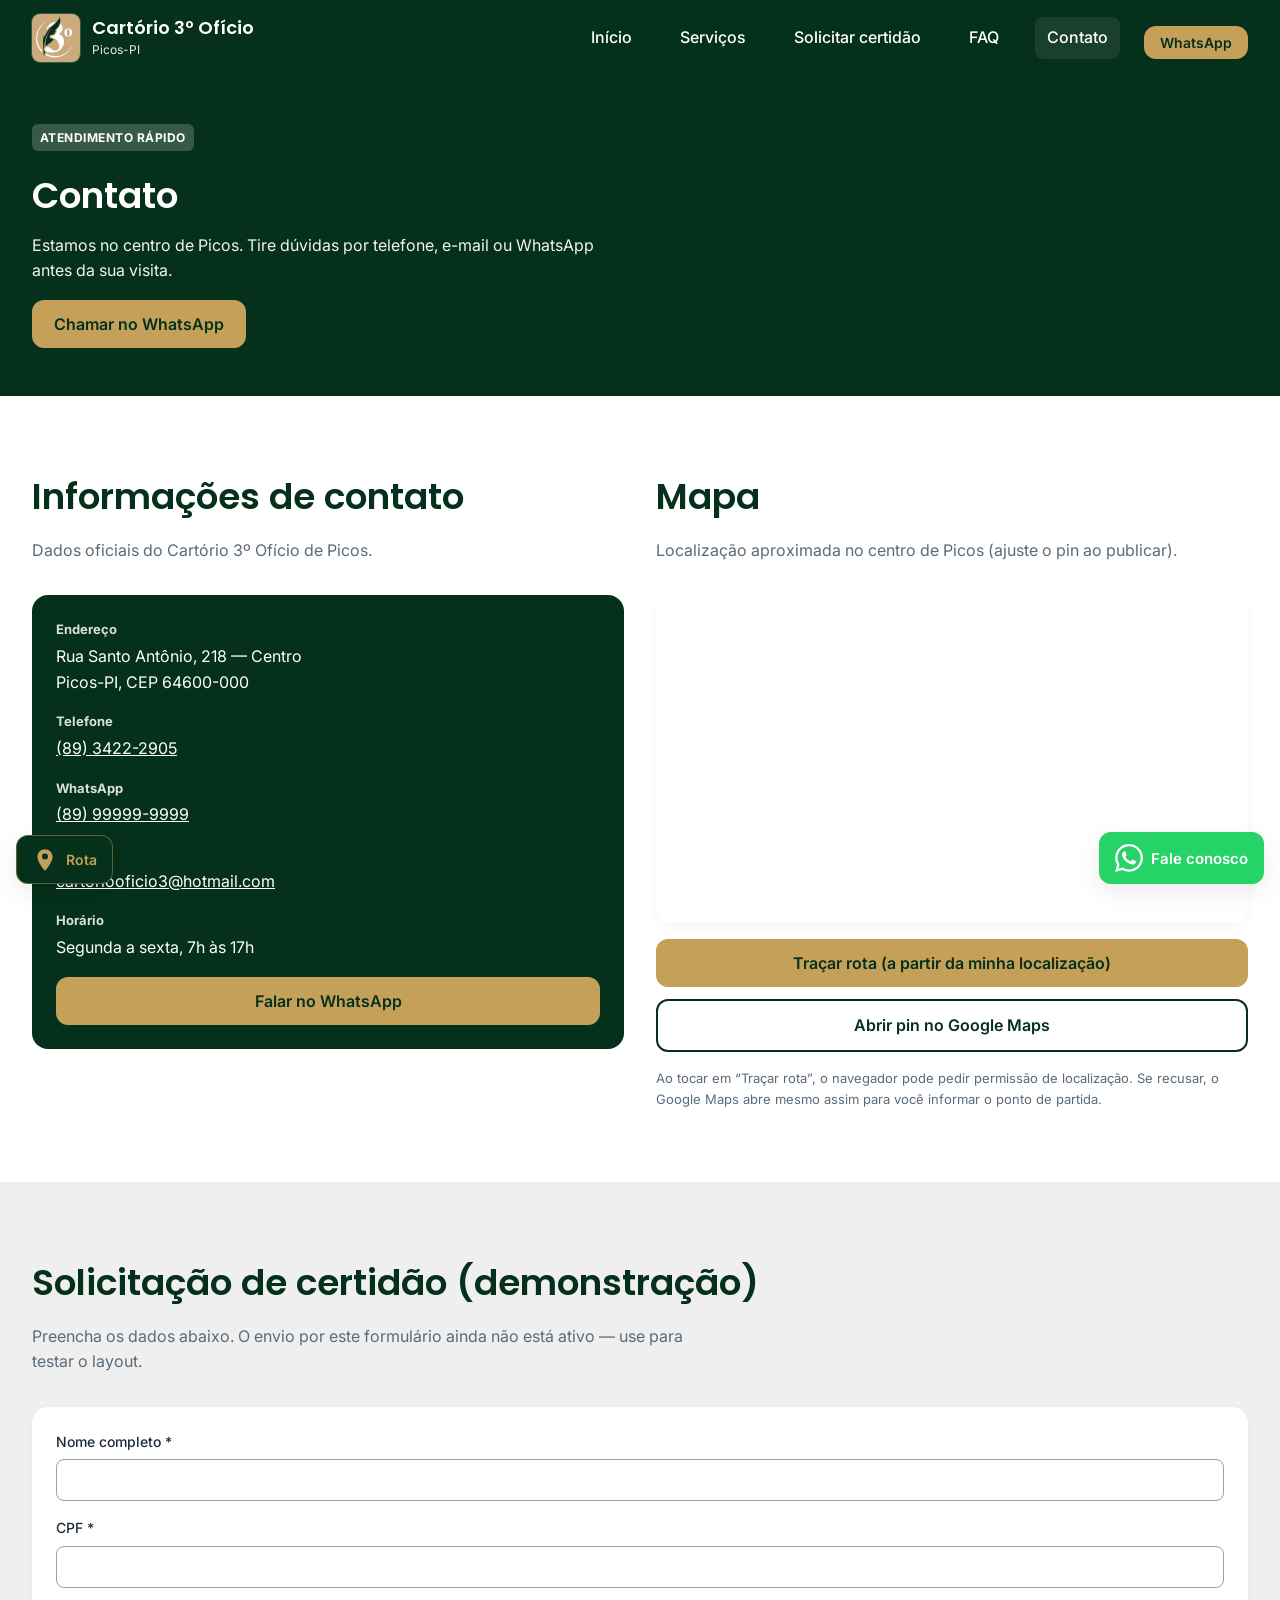
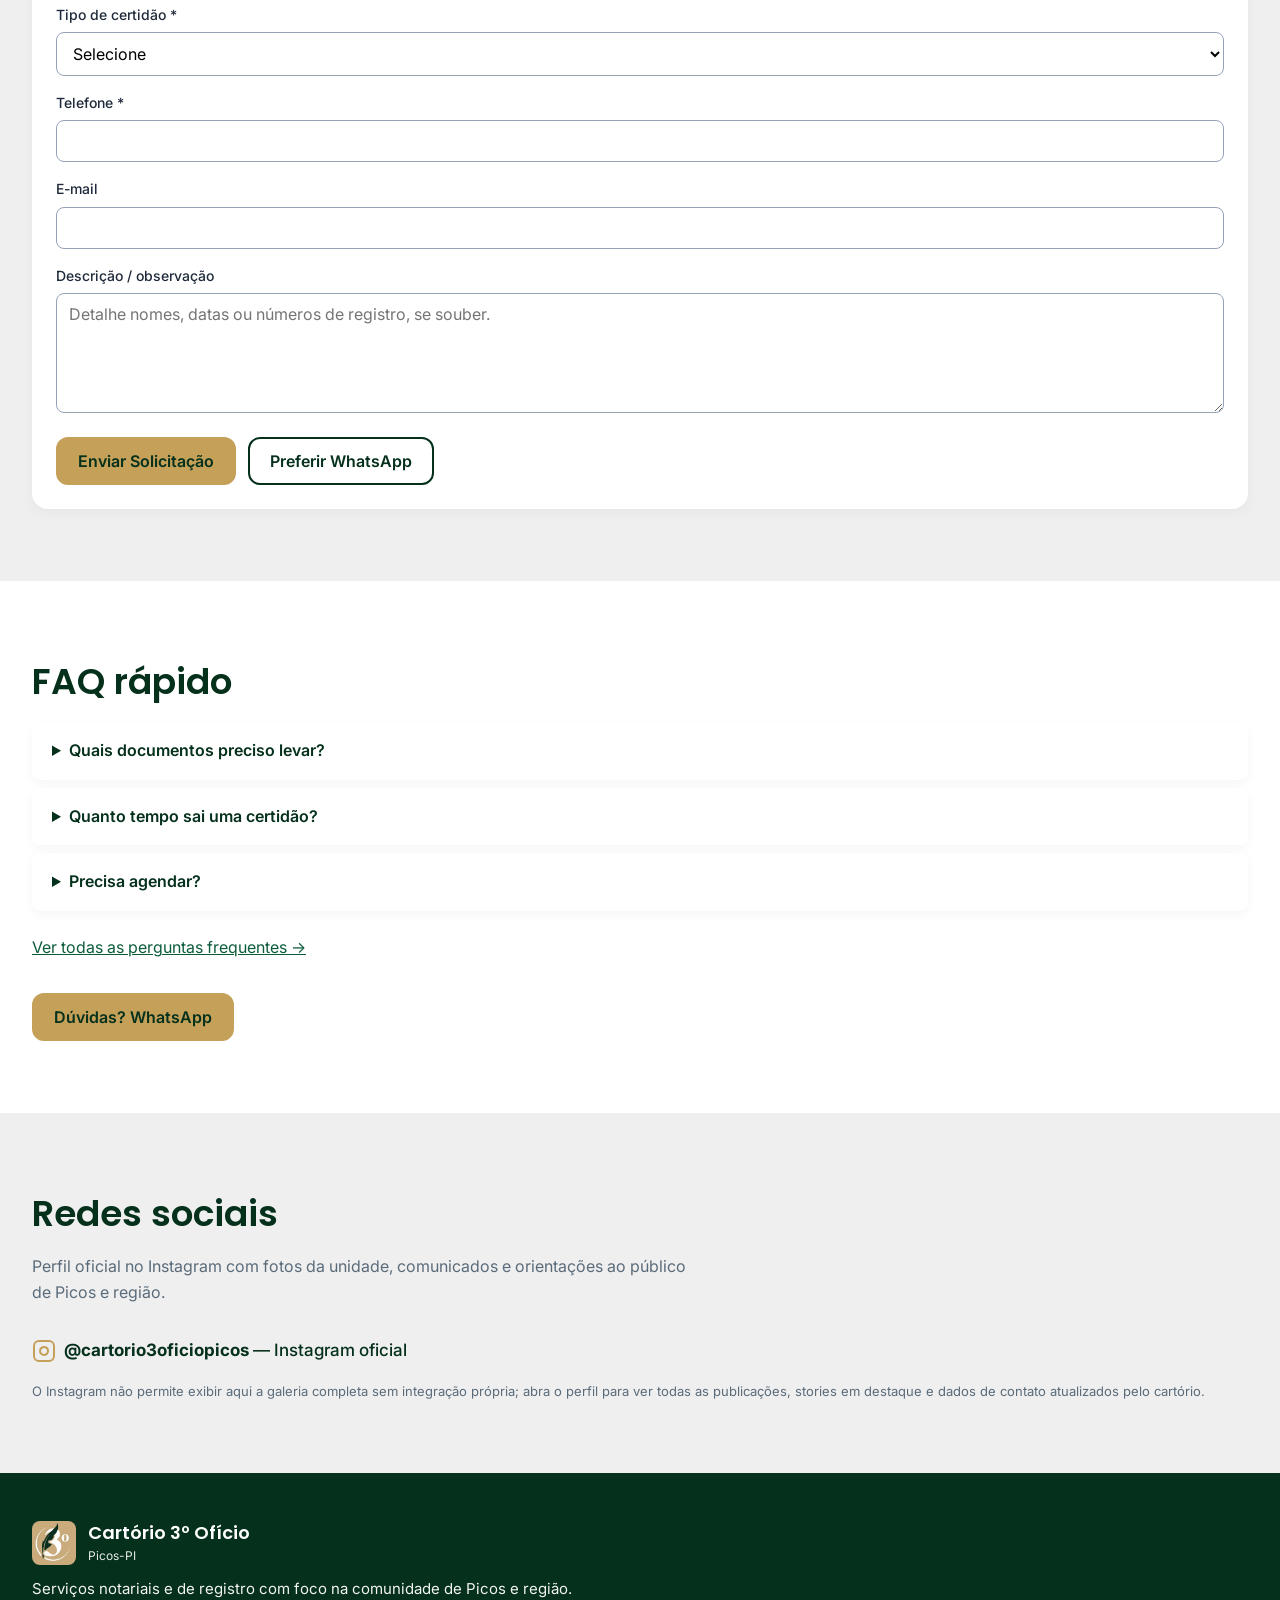
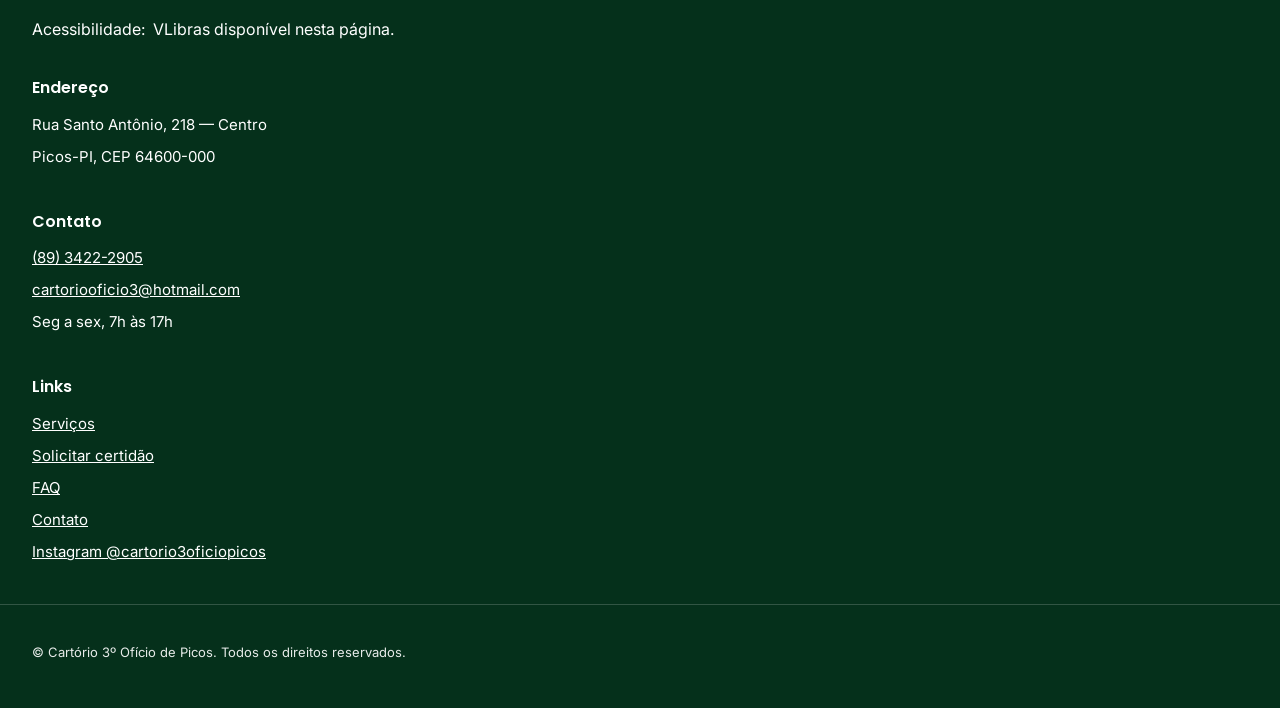
<file: pages/contato.html>
<!DOCTYPE html>
<html lang="pt-BR">
  <head>
    <meta charset="UTF-8" />
    <meta name="viewport" content="width=device-width, initial-scale=1" />
    <title>Contato | Cartório 3º Ofício de Picos-PI</title>
    <meta
      name="description"
      content="Fale com o Cartório 3º Ofício de Picos: endereço na Rua Santo Antônio, telefone, WhatsApp, mapa e formulário de solicitação de certidão."
    />
    <link rel="stylesheet" href="../css/variables.css?v=6" />
    <link rel="stylesheet" href="../css/style.css?v=6" />
    <link rel="stylesheet" href="../css/responsive.css?v=6" />
    <link rel="icon" type="image/png" href="../assets/images/logo-3oficio.png" />
  </head>
  <body>
    <a class="skip-link" href="#conteudo-principal">Ir para o conteúdo</a>

    <header class="site-header">
      <div class="container site-header__inner">
        <a class="logo" href="../index.html">
          <img
            class="logo__img"
            src="../assets/images/logo-3oficio.png"
            alt="Logo Cartório 3º Ofício de Picos"
            width="52"
            height="52"
          />
          <span class="logo__text">
            <span class="logo__title">Cartório 3º Ofício</span>
            <span class="logo__subtitle">Picos-PI</span>
          </span>
        </a>
        <button
          class="nav-toggle"
          type="button"
          aria-expanded="false"
          aria-controls="menu-principal"
          aria-label="Abrir menu"
        >
          <span></span>
          <span></span>
          <span></span>
        </button>
        <nav class="nav-menu" id="menu-principal" aria-label="Principal">
          <a href="../index.html">Início</a>
          <a href="servicos.html">Serviços</a>
          <a href="solicitacao.html">Solicitar certidão</a>
          <a href="faq.html">FAQ</a>
          <a href="contato.html" aria-current="page">Contato</a>
          <button type="button" class="btn btn--whatsapp-inline btn--small" onclick="abrirWhatsApp()">
            WhatsApp
          </button>
        </nav>
      </div>
    </header>

    <main id="conteudo-principal">
      <section class="page-hero">
        <div class="container">
          <div class="badge-row">
            <span class="badge badge--soft">Atendimento rápido</span>
          </div>
          <h1 class="page-hero__title">Contato</h1>
          <p class="page-hero__lead">
            Estamos no centro de Picos. Tire dúvidas por telefone, e-mail ou WhatsApp antes da sua visita.
          </p>
          <button type="button" class="btn btn--primary mt-1" onclick="abrirWhatsApp()">
            Chamar no WhatsApp
          </button>
        </div>
      </section>

      <section class="section" aria-labelledby="tit-info">
        <div class="container contact-grid">
          <div>
            <h2 id="tit-info" class="section__title">Informações de contato</h2>
            <p class="section__lead">Dados oficiais do Cartório 3º Ofício de Picos.</p>
            <div class="contact-highlight">
              <ul class="contact-list">
                <li>
                  <strong>Endereço</strong>
                  Rua Santo Antônio, 218 — Centro<br />
                  Picos-PI, CEP 64600-000
                </li>
                <li>
                  <strong>Telefone</strong>
                  <a href="tel:+558934222905">(89) 3422-2905</a>
                </li>
                <li>
                  <strong>WhatsApp</strong>
                  <a href="#" onclick="event.preventDefault(); abrirWhatsApp();">(89) 99999-9999</a>
                </li>
                <li>
                  <strong>E-mail</strong>
                  <a href="mailto:cartoriooficio3@hotmail.com">cartoriooficio3@hotmail.com</a>
                </li>
                <li>
                  <strong>Horário</strong>
                  Segunda a sexta, 7h às 17h
                </li>
              </ul>
              <button type="button" class="btn btn--primary btn--full mt-1" onclick="abrirWhatsApp()">
                Falar no WhatsApp
              </button>
            </div>
          </div>
          <div>
            <h2 class="section__title">Mapa</h2>
            <p class="section__lead">Localização aproximada no centro de Picos (ajuste o pin ao publicar).</p>
            <div class="map-embed">
              <iframe
                title="Mapa — Cartório 3º Ofício Picos"
                loading="lazy"
                referrerpolicy="no-referrer-when-downgrade"
                src="https://maps.google.com/maps?q=-7.0772,-41.4670&hl=pt-BR&z=16&ie=UTF8&iwloc=&output=embed"
              ></iframe>
            </div>
            <div class="map-actions mt-1">
              <button type="button" class="btn btn--primary" onclick="abrirRotaGoogleMaps()">
                Traçar rota (a partir da minha localização)
              </button>
              <a
                class="btn btn--outline-dark"
                href="https://www.google.com/maps/search/?api=1&query=-7.0772,-41.4670"
                target="_blank"
                rel="noopener noreferrer"
                >Abrir pin no Google Maps</a
              >
            </div>
            <p class="form-hint mt-1">
              Ao tocar em “Traçar rota”, o navegador pode pedir permissão de localização. Se recusar, o Google Maps
              abre mesmo assim para você informar o ponto de partida.
            </p>
          </div>
        </div>
      </section>

      <section class="section section--muted" aria-labelledby="tit-form">
        <div class="container">
          <h2 id="tit-form" class="section__title">Solicitação de certidão (demonstração)</h2>
          <p class="section__lead">
            Preencha os dados abaixo. O envio por este formulário ainda não está ativo — use para testar o layout.
          </p>
          <div class="form-card">
            <form data-placeholder-form novalidate>
              <div class="form-grid">
                <div class="form-field">
                  <label for="nome">Nome completo *</label>
                  <input id="nome" name="nome" type="text" required autocomplete="name" />
                </div>
                <div class="form-field">
                  <label for="cpf">CPF *</label>
                  <input id="cpf" name="cpf" type="text" required inputmode="numeric" autocomplete="off" />
                </div>
                <div class="form-field">
                  <label for="tipo">Tipo de certidão *</label>
                  <select id="tipo" name="tipo" required>
                    <option value="">Selecione</option>
                    <option value="nascimento">Nascimento</option>
                    <option value="casamento">Casamento</option>
                    <option value="obito">Óbito</option>
                    <option value="protesto">Protesto</option>
                    <option value="outro">Outro</option>
                  </select>
                </div>
                <div class="form-field">
                  <label for="telefone">Telefone *</label>
                  <input id="telefone" name="telefone" type="tel" required autocomplete="tel" />
                </div>
                <div class="form-field">
                  <label for="email">E-mail</label>
                  <input id="email" name="email" type="email" autocomplete="email" />
                </div>
                <div class="form-field">
                  <label for="obs">Descrição / observação</label>
                  <textarea id="obs" name="obs" placeholder="Detalhe nomes, datas ou números de registro, se souber."></textarea>
                </div>
              </div>
              <p class="form-hint form-hint--submit" hidden></p>
              <div class="form-actions">
                <button type="submit" class="btn btn--primary">Enviar Solicitação</button>
                <button type="button" class="btn btn--outline-dark" onclick="abrirWhatsApp()">
                  Preferir WhatsApp
                </button>
              </div>
            </form>
          </div>
        </div>
      </section>

      <section class="section" aria-labelledby="tit-faq-rapido">
        <div class="container">
          <h2 id="tit-faq-rapido" class="section__title">FAQ rápido</h2>
          <div class="faq-list">
            <details>
              <summary>Quais documentos preciso levar?</summary>
              <p>
                Depende do serviço. Em geral, documento com foto, certidões relacionadas e originais ou cópias
                autenticadas quando exigidas. Confirme pelo telefone ou WhatsApp.
              </p>
            </details>
            <details>
              <summary>Quanto tempo sai uma certidão?</summary>
              <p>
                Prazos variam conforme tipo de certidão e conferências. Solicite estimativa no atendimento.
              </p>
            </details>
            <details>
              <summary>Precisa agendar?</summary>
              <p>
                Para alguns serviços pode ser necessário agendar ou comparecer em horário específico. Pergunte antes
                de ir.
              </p>
            </details>
          </div>
          <p class="mt-1-5">
            <a href="faq.html">Ver todas as perguntas frequentes →</a>
          </p>
          <button type="button" class="btn btn--primary mt-1" onclick="abrirWhatsApp()">
            Dúvidas? WhatsApp
          </button>
        </div>
      </section>

      <section class="section section--muted" aria-labelledby="tit-redes">
        <div class="container">
          <h2 id="tit-redes" class="section__title">Redes sociais</h2>
          <p class="section__lead">
            Perfil oficial no Instagram com fotos da unidade, comunicados e orientações ao público de Picos e região.
          </p>
          <div class="social-links">
            <a
              href="https://www.instagram.com/cartorio3oficiopicos/"
              target="_blank"
              rel="noopener noreferrer"
              class="social-links__main"
            >
              <svg class="social-icon" viewBox="0 0 24 24" fill="none" stroke="currentColor" stroke-width="2" aria-hidden="true">
                <rect x="2" y="2" width="20" height="20" rx="5" />
                <path d="M16 11.37A4 4 0 1 1 12.63 8 4 4 0 0 1 16 11.37z" />
                <path d="M17.5 6.5h.01" />
              </svg>
              <span><strong>@cartorio3oficiopicos</strong> — Instagram oficial</span>
            </a>
          </div>
          <p class="mt-1 form-hint">
            O Instagram não permite exibir aqui a galeria completa sem integração própria; abra o perfil para ver todas
            as publicações, stories em destaque e dados de contato atualizados pelo cartório.
          </p>
        </div>
      </section>
    </main>

    <footer class="site-footer">
      <div class="container site-footer__grid">
        <div class="site-footer__brand">
          <a class="logo" href="../index.html">
            <img
              class="logo__img"
              src="../assets/images/logo-3oficio.png"
              alt=""
              width="52"
              height="52"
              decoding="async"
            />
            <span class="logo__text">
              <span class="logo__title">Cartório 3º Ofício</span>
              <span class="logo__subtitle">Picos-PI</span>
            </span>
          </a>
          <p class="site-footer__meta">
            Serviços notariais e de registro com foco na comunidade de Picos e região.
          </p>
          <div class="a11y-note">
            <span>Acessibilidade:</span>
            <span>VLibras disponível nesta página.</span>
          </div>
        </div>
        <div>
          <h2 class="site-footer__heading">Endereço</h2>
          <ul class="site-footer__list">
            <li>Rua Santo Antônio, 218 — Centro</li>
            <li>Picos-PI, CEP 64600-000</li>
          </ul>
        </div>
        <div>
          <h2 class="site-footer__heading">Contato</h2>
          <ul class="site-footer__list">
            <li><a href="tel:+558934222905">(89) 3422-2905</a></li>
            <li>
              <a href="mailto:cartoriooficio3@hotmail.com">cartoriooficio3@hotmail.com</a>
            </li>
            <li>Seg a sex, 7h às 17h</li>
          </ul>
        </div>
        <div>
          <h2 class="site-footer__heading">Links</h2>
          <ul class="site-footer__list">
            <li><a href="servicos.html">Serviços</a></li>
            <li><a href="solicitacao.html">Solicitar certidão</a></li>
            <li><a href="faq.html">FAQ</a></li>
            <li><a href="contato.html">Contato</a></li>
            <li>
              <a href="https://www.instagram.com/cartorio3oficiopicos/" target="_blank" rel="noopener noreferrer"
                >Instagram @cartorio3oficiopicos</a
              >
            </li>
          </ul>
        </div>
      </div>
      <div class="container site-footer__bottom">
        <p>© Cartório 3º Ofício de Picos. Todos os direitos reservados.</p>
      </div>
    </footer>

    <div vw class="enabled">
      <div vw-access-button class="active"></div>
      <div vw-plugin-wrapper>
        <div class="vw-plugin-top-wrapper"></div>
      </div>
    </div>
    <script src="https://vlibras.gov.br/app/vlibras-plugin.js"></script>
    <script>
      new window.VLibras.Widget('https://vlibras.gov.br/app');
    </script>
    <script src="../js/main.js?v=6"></script>
    <script src="../js/whatsapp.js?v=6"></script>
    <script src="../js/rota-google.js?v=6"></script>
  </body>
</html>
</file>
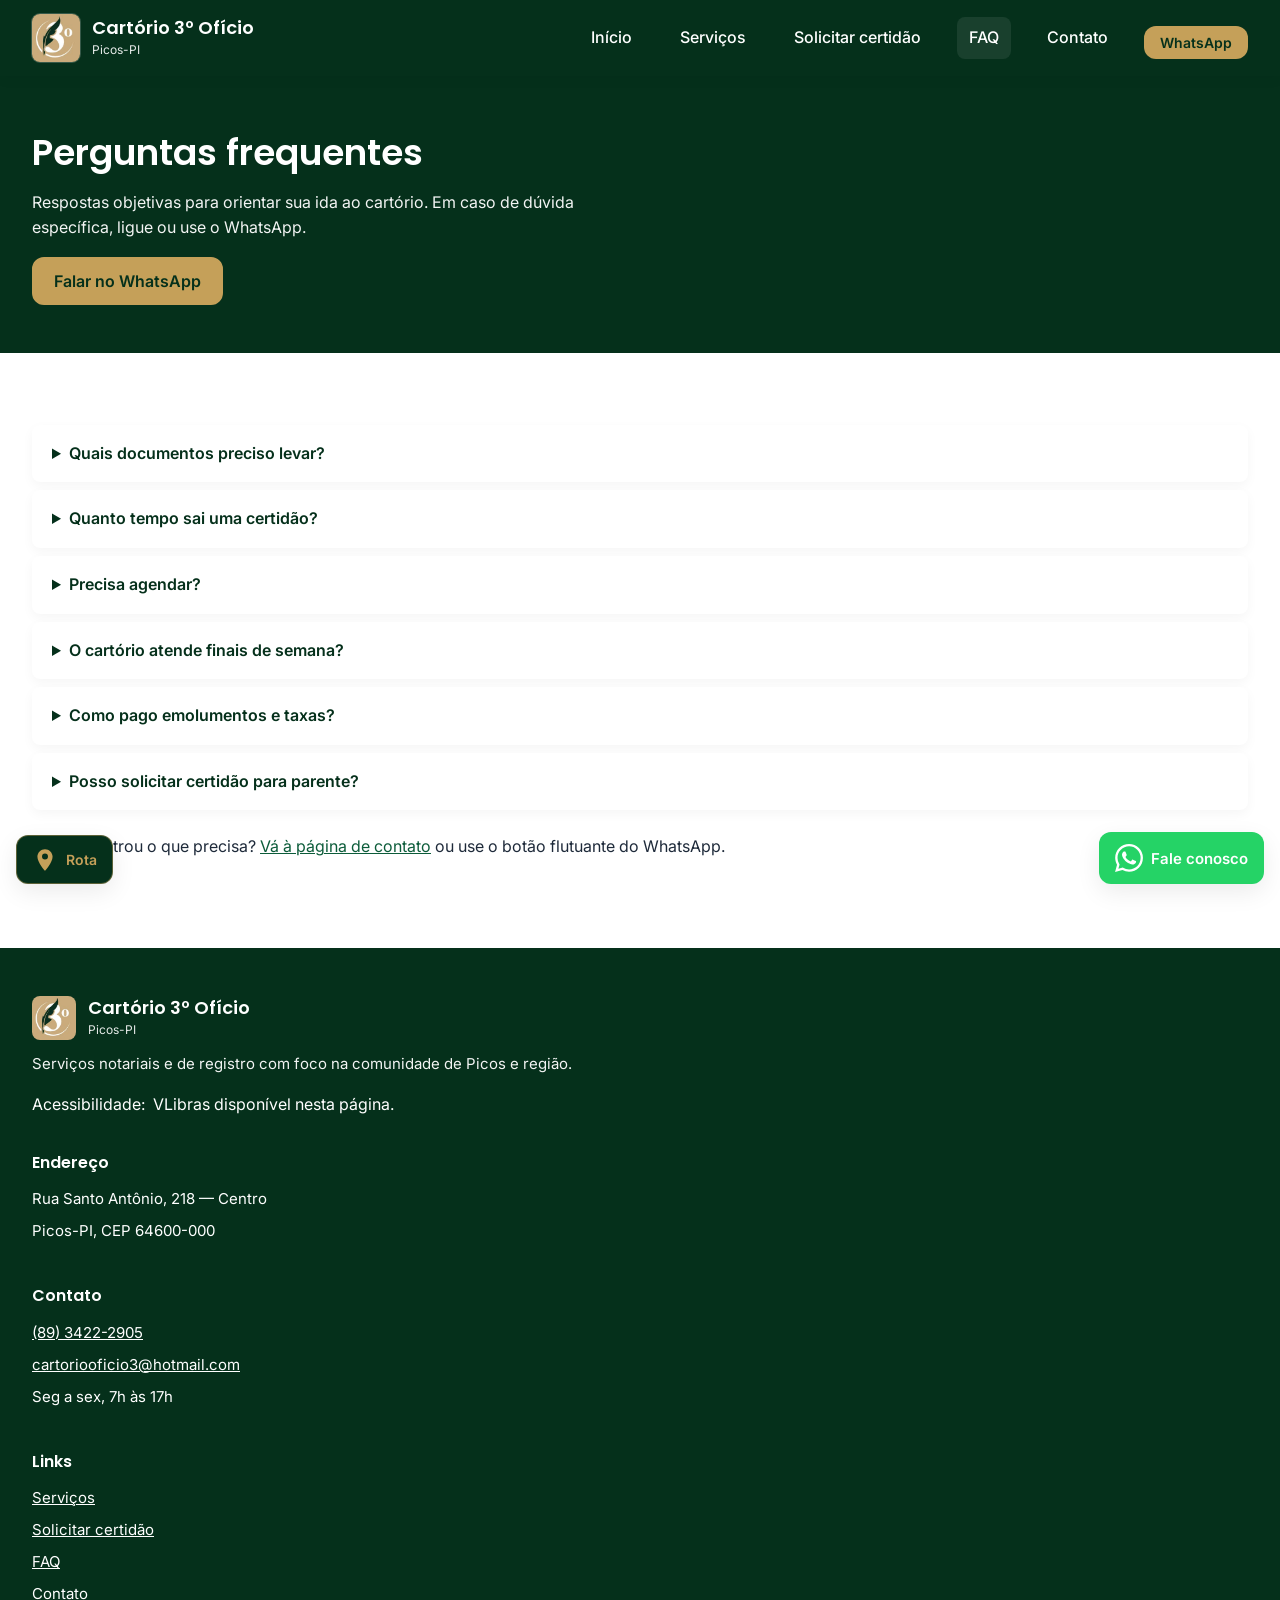
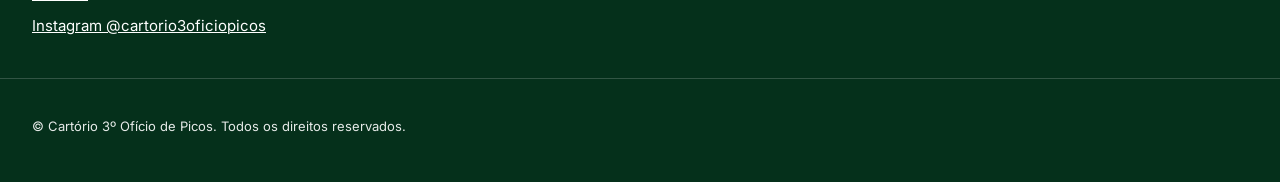
<file: pages/faq.html>
<!DOCTYPE html>
<html lang="pt-BR">
  <head>
    <meta charset="UTF-8" />
    <meta name="viewport" content="width=device-width, initial-scale=1" />
    <title>Perguntas Frequentes | Cartório 3º Ofício de Picos-PI</title>
    <meta
      name="description"
      content="Dúvidas sobre documentos, prazos e atendimento no Cartório 3º Ofício de Picos-PI."
    />
    <link rel="stylesheet" href="../css/variables.css?v=6" />
    <link rel="stylesheet" href="../css/style.css?v=6" />
    <link rel="stylesheet" href="../css/responsive.css?v=6" />
    <link rel="icon" type="image/png" href="../assets/images/logo-3oficio.png" />
  </head>
  <body>
    <a class="skip-link" href="#conteudo-principal">Ir para o conteúdo</a>

    <header class="site-header">
      <div class="container site-header__inner">
        <a class="logo" href="../index.html">
          <img
            class="logo__img"
            src="../assets/images/logo-3oficio.png"
            alt="Logo Cartório 3º Ofício de Picos"
            width="52"
            height="52"
          />
          <span class="logo__text">
            <span class="logo__title">Cartório 3º Ofício</span>
            <span class="logo__subtitle">Picos-PI</span>
          </span>
        </a>
        <button
          class="nav-toggle"
          type="button"
          aria-expanded="false"
          aria-controls="menu-principal"
          aria-label="Abrir menu"
        >
          <span></span>
          <span></span>
          <span></span>
        </button>
        <nav class="nav-menu" id="menu-principal" aria-label="Principal">
          <a href="../index.html">Início</a>
          <a href="servicos.html">Serviços</a>
          <a href="solicitacao.html">Solicitar certidão</a>
          <a href="faq.html" aria-current="page">FAQ</a>
          <a href="contato.html">Contato</a>
          <button type="button" class="btn btn--whatsapp-inline btn--small" onclick="abrirWhatsApp()">
            WhatsApp
          </button>
        </nav>
      </div>
    </header>

    <main id="conteudo-principal">
      <section class="page-hero">
        <div class="container">
          <h1 class="page-hero__title">Perguntas frequentes</h1>
          <p class="page-hero__lead">
            Respostas objetivas para orientar sua ida ao cartório. Em caso de dúvida específica, ligue ou use o
            WhatsApp.
          </p>
          <button type="button" class="btn btn--primary mt-1" onclick="abrirWhatsApp()">
            Falar no WhatsApp
          </button>
        </div>
      </section>

      <section class="section" aria-labelledby="tit-faq">
        <div class="container">
          <h2 id="tit-faq" class="visually-hidden">Lista de perguntas</h2>
          <div class="faq-list">
            <details>
              <summary>Quais documentos preciso levar?</summary>
              <p>
                Varia por serviço. Na maioria dos casos: documento de identificação com foto (RG, CNH ou equivalente)
                e documentos relacionados ao ato (certidões, procurações, títulos). Traga originais e cópias quando
                orientado.
              </p>
            </details>
            <details>
              <summary>Quanto tempo sai uma certidão?</summary>
              <p>
                Depende do tipo de certidão, conferências e fila. Peça estimativa no balcão ou pelo telefone no momento
                do pedido.
              </p>
            </details>
            <details>
              <summary>Precisa agendar?</summary>
              <p>
                Alguns serviços permitem atendimento por ordem de chegada; outros exigem horário ou confirmação
                prévia. Consulte antes para evitar retrabalho.
              </p>
            </details>
            <details>
              <summary>O cartório atende finais de semana?</summary>
              <p>
                O horário padrão informado no site é segunda a sexta, 7h às 17h. Alterações extraordinárias serão
                comunicadas pelos canais oficiais do cartório.
              </p>
            </details>
            <details>
              <summary>Como pago emolumentos e taxas?</summary>
              <p>
                Formas de pagamento seguem regras locais e tabelas vigentes. Informe-se no atendimento sobre
                cartão, PIX ou outros meios aceitos.
              </p>
            </details>
            <details>
              <summary>Posso solicitar certidão para parente?</summary>
              <p>
                Depende da legislação aplicável e da certidão. Em muitos casos há requisitos sobre parentesco,
                procuração ou justificativa. O cartório orienta caso a caso.
              </p>
            </details>
          </div>

          <p class="mt-1-5">
            Não encontrou o que precisa? <a href="contato.html">Vá à página de contato</a> ou use o botão flutuante do
            WhatsApp.
          </p>
        </div>
      </section>
    </main>

    <footer class="site-footer">
      <div class="container site-footer__grid">
        <div class="site-footer__brand">
          <a class="logo" href="../index.html">
            <img
              class="logo__img"
              src="../assets/images/logo-3oficio.png"
              alt=""
              width="52"
              height="52"
              decoding="async"
            />
            <span class="logo__text">
              <span class="logo__title">Cartório 3º Ofício</span>
              <span class="logo__subtitle">Picos-PI</span>
            </span>
          </a>
          <p class="site-footer__meta">
            Serviços notariais e de registro com foco na comunidade de Picos e região.
          </p>
          <div class="a11y-note">
            <span>Acessibilidade:</span>
            <span>VLibras disponível nesta página.</span>
          </div>
        </div>
        <div>
          <h2 class="site-footer__heading">Endereço</h2>
          <ul class="site-footer__list">
            <li>Rua Santo Antônio, 218 — Centro</li>
            <li>Picos-PI, CEP 64600-000</li>
          </ul>
        </div>
        <div>
          <h2 class="site-footer__heading">Contato</h2>
          <ul class="site-footer__list">
            <li><a href="tel:+558934222905">(89) 3422-2905</a></li>
            <li>
              <a href="mailto:cartoriooficio3@hotmail.com">cartoriooficio3@hotmail.com</a>
            </li>
            <li>Seg a sex, 7h às 17h</li>
          </ul>
        </div>
        <div>
          <h2 class="site-footer__heading">Links</h2>
          <ul class="site-footer__list">
            <li><a href="servicos.html">Serviços</a></li>
            <li><a href="solicitacao.html">Solicitar certidão</a></li>
            <li><a href="faq.html">FAQ</a></li>
            <li><a href="contato.html">Contato</a></li>
            <li>
              <a href="https://www.instagram.com/cartorio3oficiopicos/" target="_blank" rel="noopener noreferrer"
                >Instagram @cartorio3oficiopicos</a
              >
            </li>
          </ul>
        </div>
      </div>
      <div class="container site-footer__bottom">
        <p>© Cartório 3º Ofício de Picos. Todos os direitos reservados.</p>
      </div>
    </footer>

    <div vw class="enabled">
      <div vw-access-button class="active"></div>
      <div vw-plugin-wrapper>
        <div class="vw-plugin-top-wrapper"></div>
      </div>
    </div>
    <script src="https://vlibras.gov.br/app/vlibras-plugin.js"></script>
    <script>
      new window.VLibras.Widget('https://vlibras.gov.br/app');
    </script>
    <script src="../js/main.js?v=6"></script>
    <script src="../js/whatsapp.js?v=6"></script>
    <script src="../js/rota-google.js?v=6"></script>
  </body>
</html>
</file>
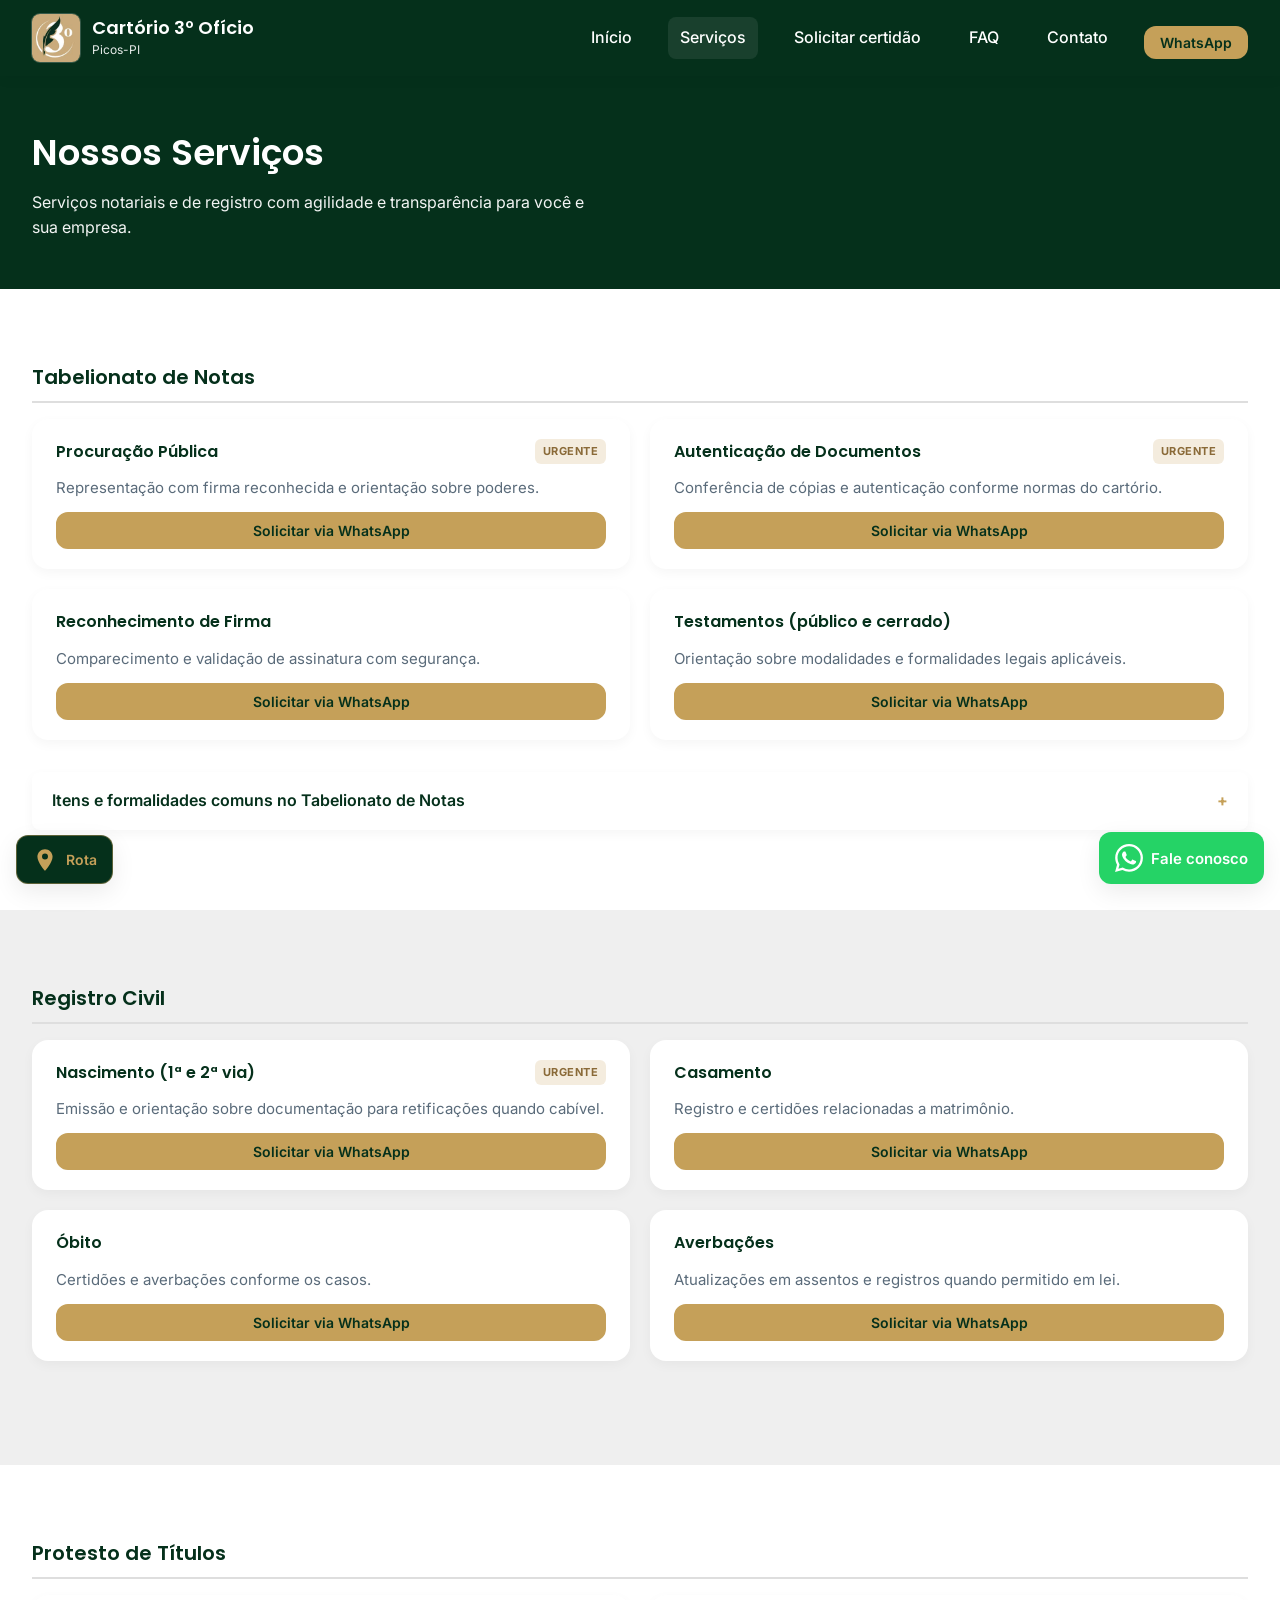
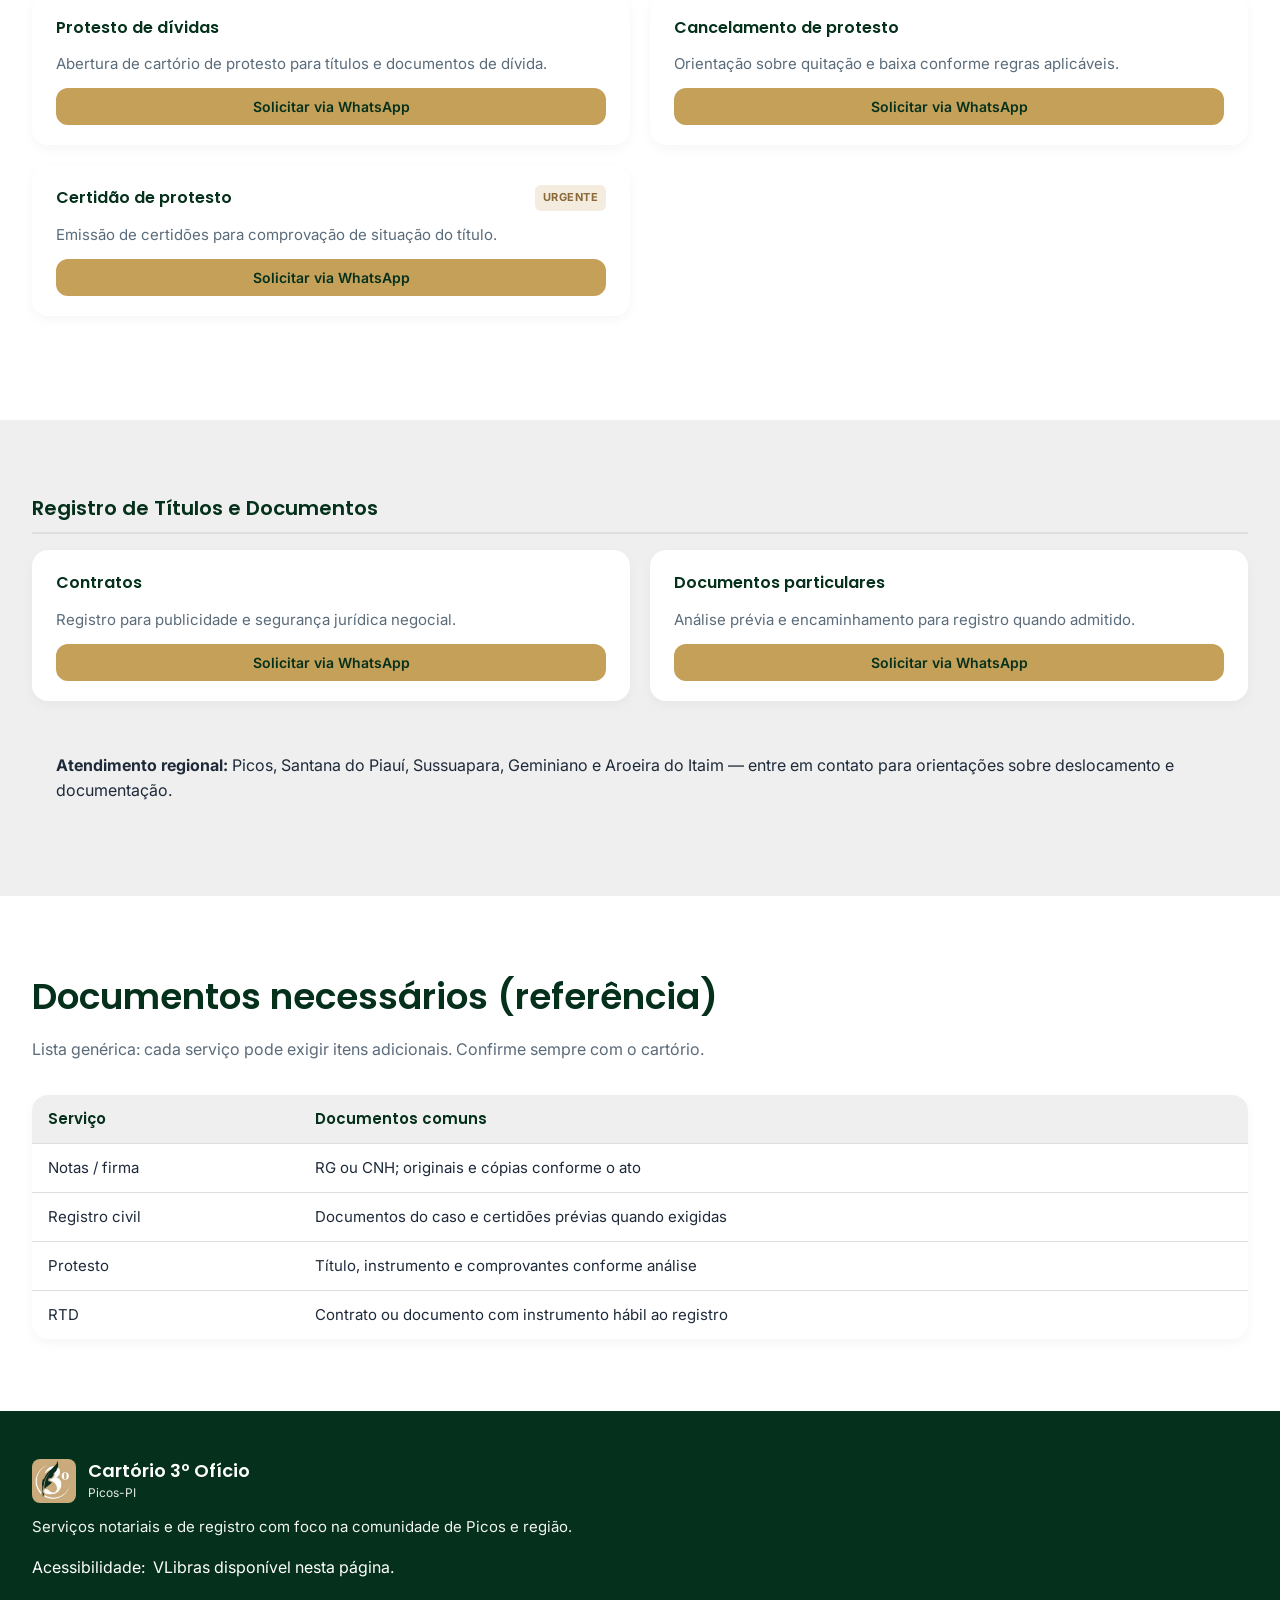
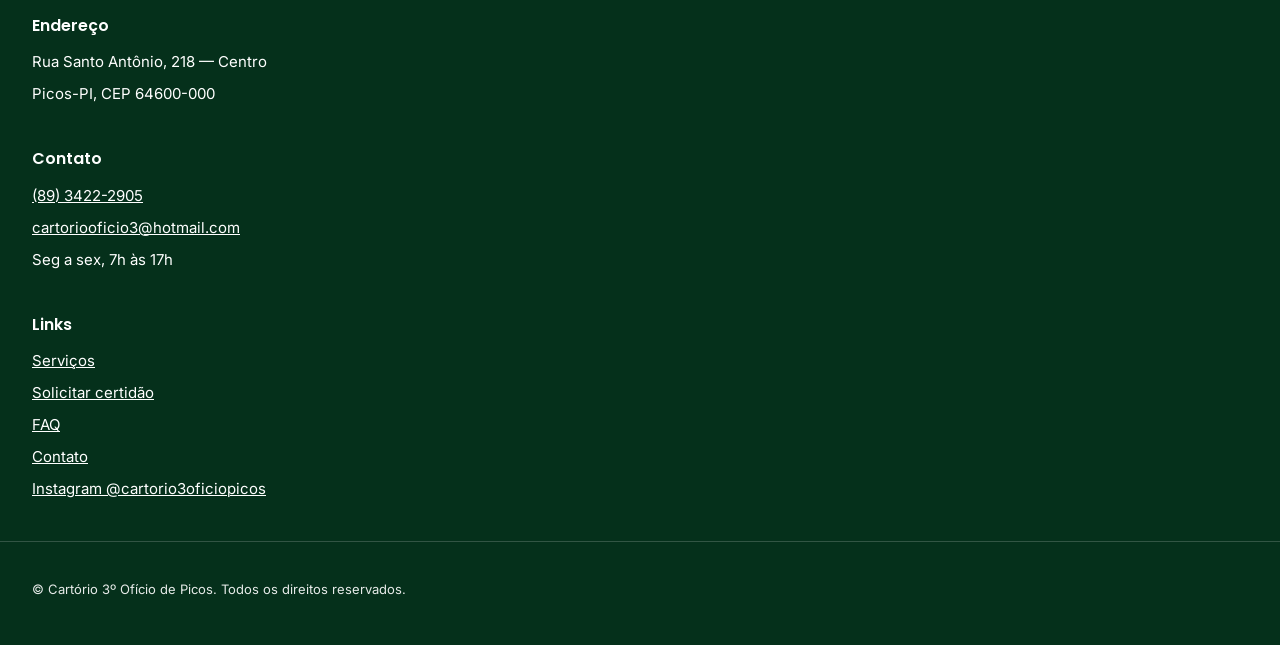
<file: pages/servicos.html>
<!DOCTYPE html>
<html lang="pt-BR">
  <head>
    <meta charset="UTF-8" />
    <meta name="viewport" content="width=device-width, initial-scale=1" />
    <title>Nossos Serviços | Cartório 3º Ofício de Picos-PI</title>
    <meta
      name="description"
      content="Tabelionato de Notas, Registro Civil, Protesto de Títulos e Registro de Documentos no Cartório 3º Ofício de Picos. Atendimento regional."
    />
    <link rel="stylesheet" href="../css/variables.css?v=6" />
    <link rel="stylesheet" href="../css/style.css?v=6" />
    <link rel="stylesheet" href="../css/responsive.css?v=6" />
    <link rel="icon" type="image/png" href="../assets/images/logo-3oficio.png" />
  </head>
  <body>
    <a class="skip-link" href="#conteudo-principal">Ir para o conteúdo</a>

    <header class="site-header">
      <div class="container site-header__inner">
        <a class="logo" href="../index.html">
          <img
            class="logo__img"
            src="../assets/images/logo-3oficio.png"
            alt="Logo Cartório 3º Ofício de Picos"
            width="52"
            height="52"
          />
          <span class="logo__text">
            <span class="logo__title">Cartório 3º Ofício</span>
            <span class="logo__subtitle">Picos-PI</span>
          </span>
        </a>
        <button
          class="nav-toggle"
          type="button"
          aria-expanded="false"
          aria-controls="menu-principal"
          aria-label="Abrir menu"
        >
          <span></span>
          <span></span>
          <span></span>
        </button>
        <nav class="nav-menu" id="menu-principal" aria-label="Principal">
          <a href="../index.html">Início</a>
          <a href="servicos.html" aria-current="page">Serviços</a>
          <a href="solicitacao.html">Solicitar certidão</a>
          <a href="faq.html">FAQ</a>
          <a href="contato.html">Contato</a>
          <button type="button" class="btn btn--whatsapp-inline btn--small" onclick="abrirWhatsApp()">
            WhatsApp
          </button>
        </nav>
      </div>
    </header>

    <main id="conteudo-principal">
      <section class="page-hero">
        <div class="container">
          <h1 class="page-hero__title">Nossos Serviços</h1>
          <p class="page-hero__lead">
            Serviços notariais e de registro com agilidade e transparência para você e sua empresa.
          </p>
        </div>
      </section>

      <section class="section" id="notas" aria-labelledby="tit-notas">
        <div class="container">
          <div class="service-group">
            <h2 id="tit-notas" class="service-group__title">Tabelionato de Notas</h2>
            <div class="service-grid service-grid--wide">
              <article class="service-item">
                <div class="service-item__head">
                  <h3 class="service-item__title">Procuração Pública</h3>
                  <span class="badge badge--urgent">Urgente</span>
                </div>
                <p class="service-item__desc">Representação com firma reconhecida e orientação sobre poderes.</p>
                <button type="button" class="btn btn--primary btn--small btn--full" onclick="abrirWhatsApp('Olá! Quero informações sobre Procuração Pública.')">
                  Solicitar via WhatsApp
                </button>
              </article>
              <article class="service-item">
                <div class="service-item__head">
                  <h3 class="service-item__title">Autenticação de Documentos</h3>
                  <span class="badge badge--urgent">Urgente</span>
                </div>
                <p class="service-item__desc">Conferência de cópias e autenticação conforme normas do cartório.</p>
                <button type="button" class="btn btn--primary btn--small btn--full" onclick="abrirWhatsApp('Olá! Preciso autenticar documentos.')">
                  Solicitar via WhatsApp
                </button>
              </article>
              <article class="service-item">
                <div class="service-item__head">
                  <h3 class="service-item__title">Reconhecimento de Firma</h3>
                </div>
                <p class="service-item__desc">Comparecimento e validação de assinatura com segurança.</p>
                <button type="button" class="btn btn--primary btn--small btn--full" onclick="abrirWhatsApp('Olá! Quero reconhecimento de firma.')">
                  Solicitar via WhatsApp
                </button>
              </article>
              <article class="service-item">
                <div class="service-item__head">
                  <h3 class="service-item__title">Testamentos (público e cerrado)</h3>
                </div>
                <p class="service-item__desc">Orientação sobre modalidades e formalidades legais aplicáveis.</p>
                <button type="button" class="btn btn--primary btn--small btn--full" onclick="abrirWhatsApp('Olá! Gostaria de informações sobre testamentos.')">
                  Solicitar via WhatsApp
                </button>
              </article>
            </div>
          </div>

          <div class="details-list" aria-label="Lista expansível de notas">
            <details>
              <summary>Itens e formalidades comuns no Tabelionato de Notas</summary>
              <ul>
                <li>Documento de identificação oficial com foto</li>
                <li>Comprovação de endereço quando exigido pelo ato</li>
                <li>Agenda sujeita à demanda — confirme pelo telefone ou WhatsApp</li>
              </ul>
            </details>
          </div>
        </div>
      </section>

      <section class="section section--muted" id="civil" aria-labelledby="tit-civil">
        <div class="container">
          <div class="service-group">
            <h2 id="tit-civil" class="service-group__title">Registro Civil</h2>
            <div class="service-grid service-grid--wide">
              <article class="service-item">
                <div class="service-item__head">
                  <h3 class="service-item__title">Nascimento (1ª e 2ª via)</h3>
                  <span class="badge badge--urgent">Urgente</span>
                </div>
                <p class="service-item__desc">Emissão e orientação sobre documentação para retificações quando cabível.</p>
                <button type="button" class="btn btn--primary btn--small btn--full" onclick="abrirWhatsApp('Olá! Preciso de certidão de nascimento.')">
                  Solicitar via WhatsApp
                </button>
              </article>
              <article class="service-item">
                <div class="service-item__head">
                  <h3 class="service-item__title">Casamento</h3>
                </div>
                <p class="service-item__desc">Registro e certidões relacionadas a matrimônio.</p>
                <button type="button" class="btn btn--primary btn--small btn--full" onclick="abrirWhatsApp('Olá! Preciso de informações sobre casamento/registro civil.')">
                  Solicitar via WhatsApp
                </button>
              </article>
              <article class="service-item">
                <div class="service-item__head">
                  <h3 class="service-item__title">Óbito</h3>
                </div>
                <p class="service-item__desc">Certidões e averbações conforme os casos.</p>
                <button type="button" class="btn btn--primary btn--small btn--full" onclick="abrirWhatsApp('Olá! Preciso de informações sobre registro de óbito/certidão.')">
                  Solicitar via WhatsApp
                </button>
              </article>
              <article class="service-item">
                <div class="service-item__head">
                  <h3 class="service-item__title">Averbações</h3>
                </div>
                <p class="service-item__desc">Atualizações em assentos e registros quando permitido em lei.</p>
                <button type="button" class="btn btn--primary btn--small btn--full" onclick="abrirWhatsApp('Olá! Preciso de averbação em certidão.')">
                  Solicitar via WhatsApp
                </button>
              </article>
            </div>
          </div>
        </div>
      </section>

      <section class="section" id="protesto" aria-labelledby="tit-protesto">
        <div class="container">
          <div class="service-group">
            <h2 id="tit-protesto" class="service-group__title">Protesto de Títulos</h2>
            <div class="service-grid service-grid--wide">
              <article class="service-item">
                <div class="service-item__head">
                  <h3 class="service-item__title">Protesto de dívidas</h3>
                </div>
                <p class="service-item__desc">Abertura de cartório de protesto para títulos e documentos de dívida.</p>
                <button type="button" class="btn btn--primary btn--small btn--full" onclick="abrirWhatsApp('Olá! Preciso de informações sobre protesto de dívidas.')">
                  Solicitar via WhatsApp
                </button>
              </article>
              <article class="service-item">
                <div class="service-item__head">
                  <h3 class="service-item__title">Cancelamento de protesto</h3>
                </div>
                <p class="service-item__desc">Orientação sobre quitação e baixa conforme regras aplicáveis.</p>
                <button type="button" class="btn btn--primary btn--small btn--full" onclick="abrirWhatsApp('Olá! Preciso cancelar protesto.')">
                  Solicitar via WhatsApp
                </button>
              </article>
              <article class="service-item">
                <div class="service-item__head">
                  <h3 class="service-item__title">Certidão de protesto</h3>
                  <span class="badge badge--urgent">Urgente</span>
                </div>
                <p class="service-item__desc">Emissão de certidões para comprovação de situação do título.</p>
                <button type="button" class="btn btn--primary btn--small btn--full" onclick="abrirWhatsApp('Olá! Preciso de certidão de protesto.')">
                  Solicitar via WhatsApp
                </button>
              </article>
            </div>
          </div>
        </div>
      </section>

      <section class="section section--muted" id="titulos-docs" aria-labelledby="tit-rtd">
        <div class="container">
          <div class="service-group">
            <h2 id="tit-rtd" class="service-group__title">Registro de Títulos e Documentos</h2>
            <div class="service-grid service-grid--wide">
              <article class="service-item">
                <div class="service-item__head">
                  <h3 class="service-item__title">Contratos</h3>
                </div>
                <p class="service-item__desc">Registro para publicidade e segurança jurídica negocial.</p>
                <button type="button" class="btn btn--primary btn--small btn--full" onclick="abrirWhatsApp('Olá! Quero registrar um contrato.')">
                  Solicitar via WhatsApp
                </button>
              </article>
              <article class="service-item">
                <div class="service-item__head">
                  <h3 class="service-item__title">Documentos particulares</h3>
                </div>
                <p class="service-item__desc">Análise prévia e encaminhamento para registro quando admitido.</p>
                <button type="button" class="btn btn--primary btn--small btn--full" onclick="abrirWhatsApp('Olá! Preciso registrar documento particular.')">
                  Solicitar via WhatsApp
                </button>
              </article>
            </div>
          </div>

          <div class="region-note">
            <p>
              <strong>Atendimento regional:</strong> Picos, Santana do Piauí, Sussuapara, Geminiano e Aroeira do
              Itaim — entre em contato para orientações sobre deslocamento e documentação.
            </p>
          </div>
        </div>
      </section>

      <section class="section" aria-labelledby="tit-docs">
        <div class="container">
          <h2 id="tit-docs" class="section__title">Documentos necessários (referência)</h2>
          <p class="section__lead">
            Lista genérica: cada serviço pode exigir itens adicionais. Confirme sempre com o cartório.
          </p>
          <div class="table-wrap">
            <table class="doc-table">
              <thead>
                <tr>
                  <th>Serviço</th>
                  <th>Documentos comuns</th>
                </tr>
              </thead>
              <tbody>
                <tr>
                  <td>Notas / firma</td>
                  <td>RG ou CNH; originais e cópias conforme o ato</td>
                </tr>
                <tr>
                  <td>Registro civil</td>
                  <td>Documentos do caso e certidões prévias quando exigidas</td>
                </tr>
                <tr>
                  <td>Protesto</td>
                  <td>Título, instrumento e comprovantes conforme análise</td>
                </tr>
                <tr>
                  <td>RTD</td>
                  <td>Contrato ou documento com instrumento hábil ao registro</td>
                </tr>
              </tbody>
            </table>
          </div>
        </div>
      </section>
    </main>

    <footer class="site-footer">
      <div class="container site-footer__grid">
        <div class="site-footer__brand">
          <a class="logo" href="../index.html">
            <img
              class="logo__img"
              src="../assets/images/logo-3oficio.png"
              alt=""
              width="52"
              height="52"
              decoding="async"
            />
            <span class="logo__text">
              <span class="logo__title">Cartório 3º Ofício</span>
              <span class="logo__subtitle">Picos-PI</span>
            </span>
          </a>
          <p class="site-footer__meta">
            Serviços notariais e de registro com foco na comunidade de Picos e região.
          </p>
          <div class="a11y-note">
            <span>Acessibilidade:</span>
            <span>VLibras disponível nesta página.</span>
          </div>
        </div>
        <div>
          <h2 class="site-footer__heading">Endereço</h2>
          <ul class="site-footer__list">
            <li>Rua Santo Antônio, 218 — Centro</li>
            <li>Picos-PI, CEP 64600-000</li>
          </ul>
        </div>
        <div>
          <h2 class="site-footer__heading">Contato</h2>
          <ul class="site-footer__list">
            <li><a href="tel:+558934222905">(89) 3422-2905</a></li>
            <li>
              <a href="mailto:cartoriooficio3@hotmail.com">cartoriooficio3@hotmail.com</a>
            </li>
            <li>Seg a sex, 7h às 17h</li>
          </ul>
        </div>
        <div>
          <h2 class="site-footer__heading">Links</h2>
          <ul class="site-footer__list">
            <li><a href="servicos.html">Serviços</a></li>
            <li><a href="solicitacao.html">Solicitar certidão</a></li>
            <li><a href="faq.html">FAQ</a></li>
            <li><a href="contato.html">Contato</a></li>
            <li>
              <a href="https://www.instagram.com/cartorio3oficiopicos/" target="_blank" rel="noopener noreferrer"
                >Instagram @cartorio3oficiopicos</a
              >
            </li>
          </ul>
        </div>
      </div>
      <div class="container site-footer__bottom">
        <p>© Cartório 3º Ofício de Picos. Todos os direitos reservados.</p>
      </div>
    </footer>

    <div vw class="enabled">
      <div vw-access-button class="active"></div>
      <div vw-plugin-wrapper>
        <div class="vw-plugin-top-wrapper"></div>
      </div>
    </div>
    <script src="https://vlibras.gov.br/app/vlibras-plugin.js"></script>
    <script>
      new window.VLibras.Widget('https://vlibras.gov.br/app');
    </script>
    <script src="../js/main.js?v=6"></script>
    <script src="../js/whatsapp.js?v=6"></script>
    <script src="../js/rota-google.js?v=6"></script>
  </body>
</html>
</file>
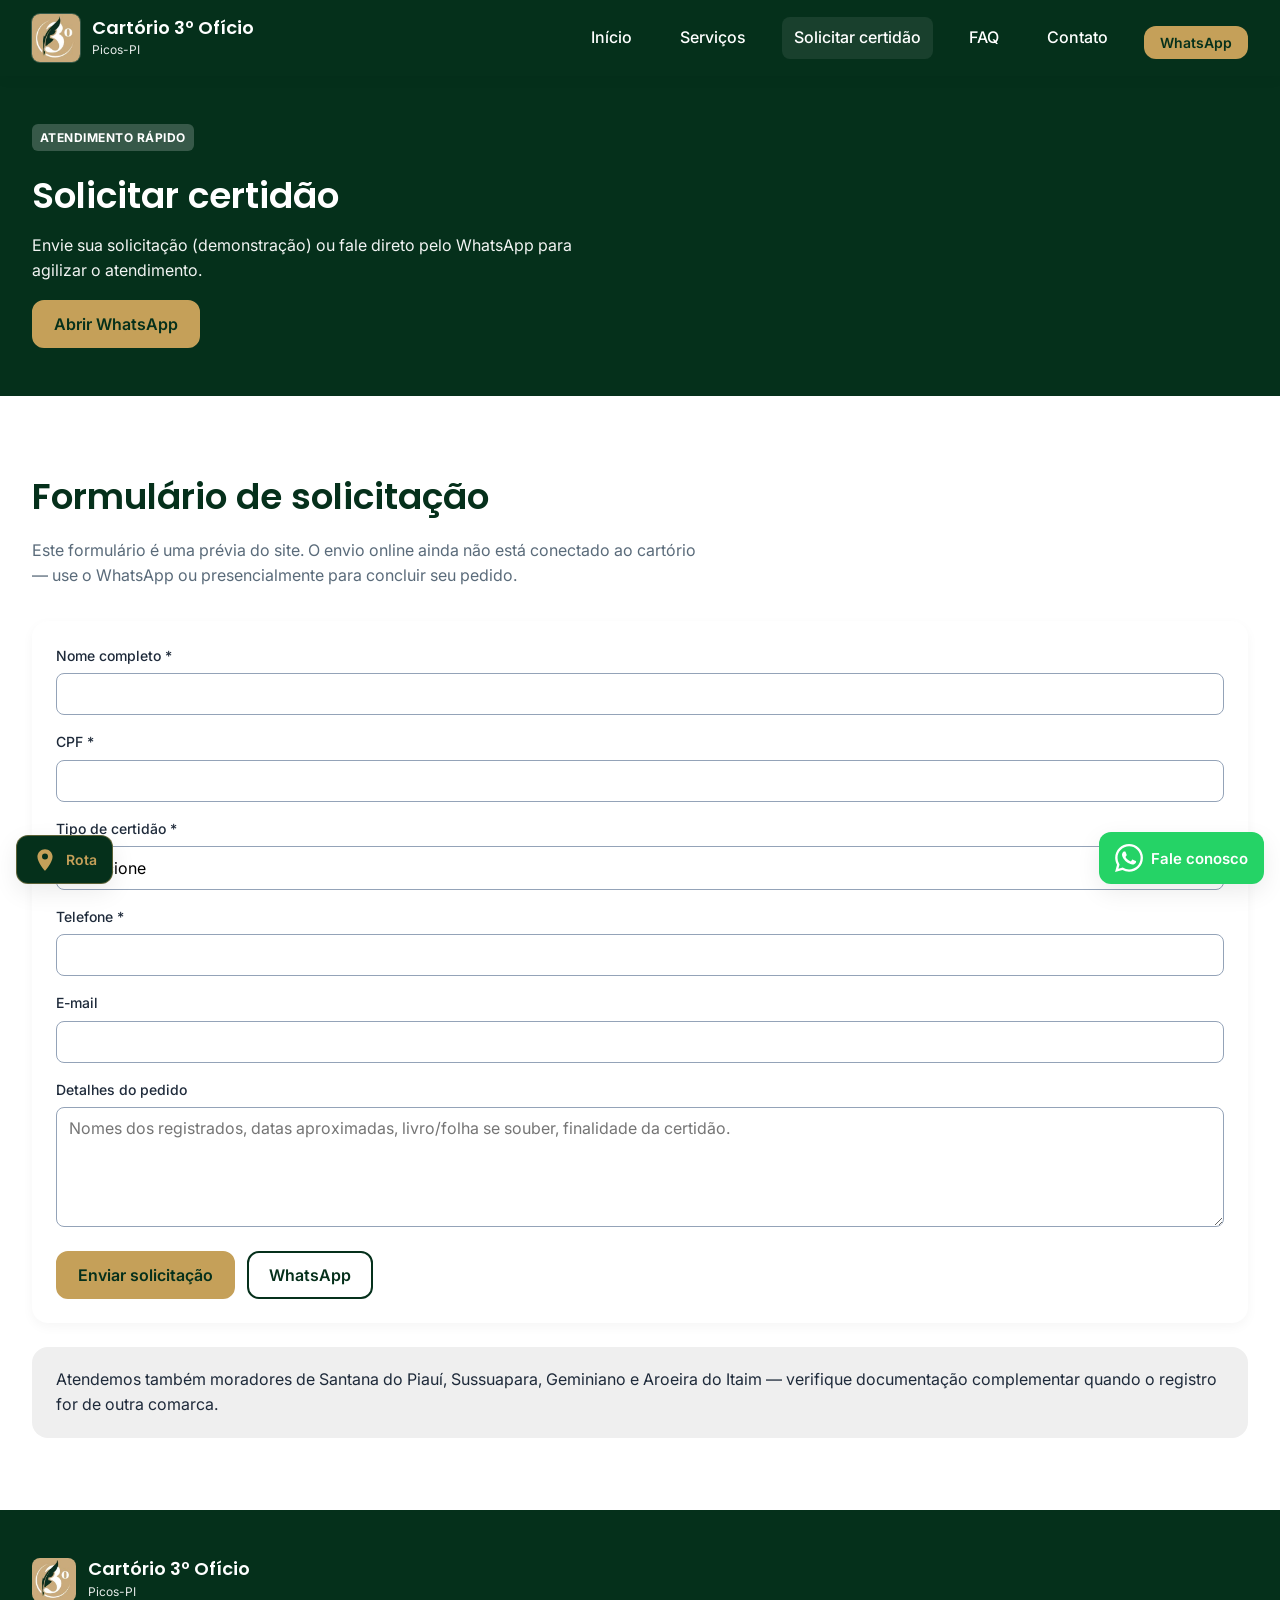
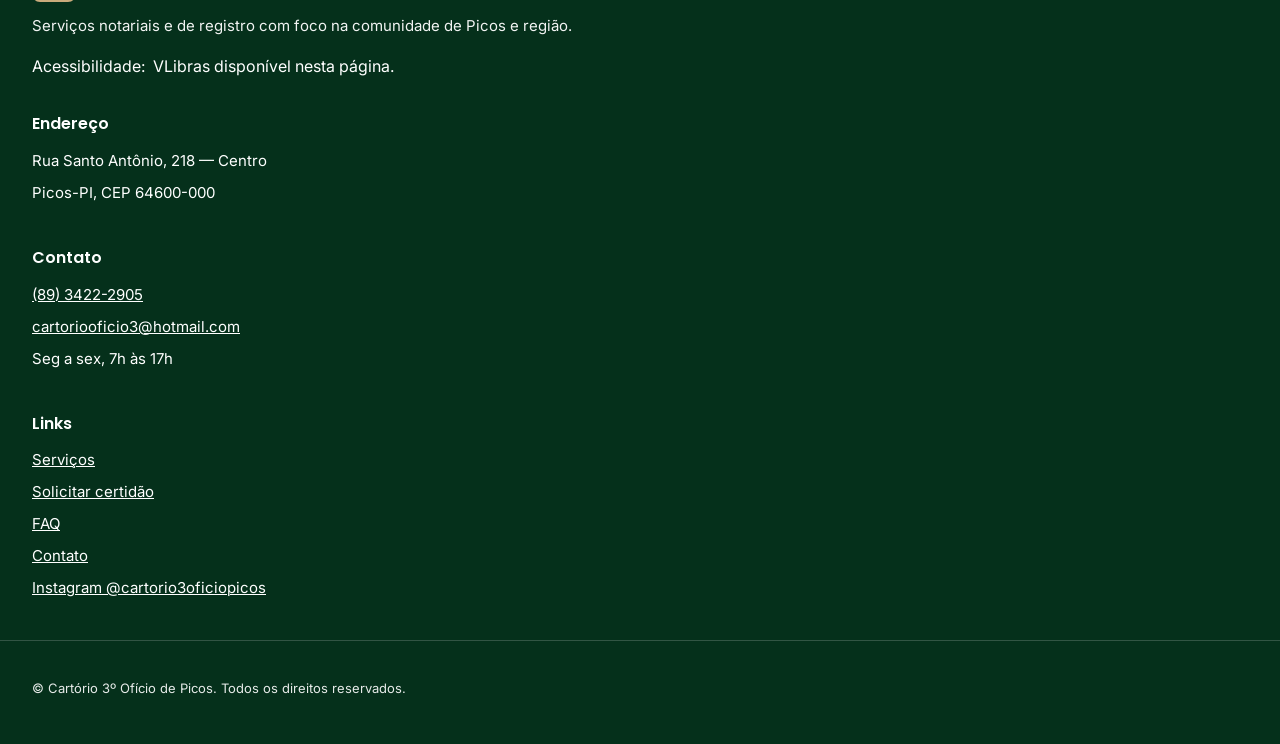
<file: pages/solicitacao.html>
<!DOCTYPE html>
<html lang="pt-BR">
  <head>
    <meta charset="UTF-8" />
    <meta name="viewport" content="width=device-width, initial-scale=1" />
    <title>Solicitar Certidão | Cartório 3º Ofício de Picos-PI</title>
    <meta
      name="description"
      content="Solicite certidões de nascimento, casamento, óbito e demais serviços no Cartório 3º Ofício de Picos. Formulário em demonstração."
    />
    <link rel="stylesheet" href="../css/variables.css?v=6" />
    <link rel="stylesheet" href="../css/style.css?v=6" />
    <link rel="stylesheet" href="../css/responsive.css?v=6" />
    <link rel="icon" type="image/png" href="../assets/images/logo-3oficio.png" />
  </head>
  <body>
    <a class="skip-link" href="#conteudo-principal">Ir para o conteúdo</a>

    <header class="site-header">
      <div class="container site-header__inner">
        <a class="logo" href="../index.html">
          <img
            class="logo__img"
            src="../assets/images/logo-3oficio.png"
            alt="Logo Cartório 3º Ofício de Picos"
            width="52"
            height="52"
          />
          <span class="logo__text">
            <span class="logo__title">Cartório 3º Ofício</span>
            <span class="logo__subtitle">Picos-PI</span>
          </span>
        </a>
        <button
          class="nav-toggle"
          type="button"
          aria-expanded="false"
          aria-controls="menu-principal"
          aria-label="Abrir menu"
        >
          <span></span>
          <span></span>
          <span></span>
        </button>
        <nav class="nav-menu" id="menu-principal" aria-label="Principal">
          <a href="../index.html">Início</a>
          <a href="servicos.html">Serviços</a>
          <a href="solicitacao.html" aria-current="page">Solicitar certidão</a>
          <a href="faq.html">FAQ</a>
          <a href="contato.html">Contato</a>
          <button type="button" class="btn btn--whatsapp-inline btn--small" onclick="abrirWhatsApp()">
            WhatsApp
          </button>
        </nav>
      </div>
    </header>

    <main id="conteudo-principal">
      <section class="page-hero">
        <div class="container">
          <div class="badge-row">
            <span class="badge badge--soft">Atendimento rápido</span>
          </div>
          <h1 class="page-hero__title">Solicitar certidão</h1>
          <p class="page-hero__lead">
            Envie sua solicitação (demonstração) ou fale direto pelo WhatsApp para agilizar o atendimento.
          </p>
          <button type="button" class="btn btn--primary mt-1" onclick="abrirWhatsApp('Olá! Gostaria de solicitar uma certidão.')">
            Abrir WhatsApp
          </button>
        </div>
      </section>

      <section class="section" aria-labelledby="tit-solicitacao">
        <div class="container">
          <h2 id="tit-solicitacao" class="section__title">Formulário de solicitação</h2>
          <p class="section__lead">
            Este formulário é uma prévia do site. O envio online ainda não está conectado ao cartório — use o WhatsApp
            ou presencialmente para concluir seu pedido.
          </p>
          <div class="form-card">
            <form data-placeholder-form novalidate>
              <div class="form-grid">
                <div class="form-field">
                  <label for="sol-nome">Nome completo *</label>
                  <input id="sol-nome" name="nome" type="text" required autocomplete="name" />
                </div>
                <div class="form-field">
                  <label for="sol-cpf">CPF *</label>
                  <input id="sol-cpf" name="cpf" type="text" required inputmode="numeric" />
                </div>
                <div class="form-field">
                  <label for="sol-tipo">Tipo de certidão *</label>
                  <select id="sol-tipo" name="tipo" required>
                    <option value="">Selecione</option>
                    <option value="nascimento">Nascimento — 1ª via</option>
                    <option value="nascimento-2">Nascimento — 2ª via</option>
                    <option value="casamento">Casamento</option>
                    <option value="obito">Óbito</option>
                    <option value="protesto">Certidão de protesto</option>
                    <option value="outro">Outro</option>
                  </select>
                </div>
                <div class="form-field">
                  <label for="sol-tel">Telefone *</label>
                  <input id="sol-tel" name="telefone" type="tel" required autocomplete="tel" />
                </div>
                <div class="form-field">
                  <label for="sol-email">E-mail</label>
                  <input id="sol-email" name="email" type="email" autocomplete="email" />
                </div>
                <div class="form-field">
                  <label for="sol-detalhes">Detalhes do pedido</label>
                  <textarea
                    id="sol-detalhes"
                    name="detalhes"
                    placeholder="Nomes dos registrados, datas aproximadas, livro/folha se souber, finalidade da certidão."
                  ></textarea>
                </div>
              </div>
              <p class="form-hint form-hint--submit" hidden></p>
              <div class="form-actions">
                <button type="submit" class="btn btn--primary">Enviar solicitação</button>
                <button type="button" class="btn btn--outline-dark" onclick="abrirWhatsApp('Olá! Gostaria de solicitar uma certidão.')">
                  WhatsApp
                </button>
              </div>
            </form>
          </div>

          <div class="region-note mt-1-5">
            <p>
              Atendemos também moradores de Santana do Piauí, Sussuapara, Geminiano e Aroeira do Itaim — verifique
              documentação complementar quando o registro for de outra comarca.
            </p>
          </div>
        </div>
      </section>
    </main>

    <footer class="site-footer">
      <div class="container site-footer__grid">
        <div class="site-footer__brand">
          <a class="logo" href="../index.html">
            <img
              class="logo__img"
              src="../assets/images/logo-3oficio.png"
              alt=""
              width="52"
              height="52"
              decoding="async"
            />
            <span class="logo__text">
              <span class="logo__title">Cartório 3º Ofício</span>
              <span class="logo__subtitle">Picos-PI</span>
            </span>
          </a>
          <p class="site-footer__meta">
            Serviços notariais e de registro com foco na comunidade de Picos e região.
          </p>
          <div class="a11y-note">
            <span>Acessibilidade:</span>
            <span>VLibras disponível nesta página.</span>
          </div>
        </div>
        <div>
          <h2 class="site-footer__heading">Endereço</h2>
          <ul class="site-footer__list">
            <li>Rua Santo Antônio, 218 — Centro</li>
            <li>Picos-PI, CEP 64600-000</li>
          </ul>
        </div>
        <div>
          <h2 class="site-footer__heading">Contato</h2>
          <ul class="site-footer__list">
            <li><a href="tel:+558934222905">(89) 3422-2905</a></li>
            <li>
              <a href="mailto:cartoriooficio3@hotmail.com">cartoriooficio3@hotmail.com</a>
            </li>
            <li>Seg a sex, 7h às 17h</li>
          </ul>
        </div>
        <div>
          <h2 class="site-footer__heading">Links</h2>
          <ul class="site-footer__list">
            <li><a href="servicos.html">Serviços</a></li>
            <li><a href="solicitacao.html">Solicitar certidão</a></li>
            <li><a href="faq.html">FAQ</a></li>
            <li><a href="contato.html">Contato</a></li>
            <li>
              <a href="https://www.instagram.com/cartorio3oficiopicos/" target="_blank" rel="noopener noreferrer"
                >Instagram @cartorio3oficiopicos</a
              >
            </li>
          </ul>
        </div>
      </div>
      <div class="container site-footer__bottom">
        <p>© Cartório 3º Ofício de Picos. Todos os direitos reservados.</p>
      </div>
    </footer>

    <div vw class="enabled">
      <div vw-access-button class="active"></div>
      <div vw-plugin-wrapper>
        <div class="vw-plugin-top-wrapper"></div>
      </div>
    </div>
    <script src="https://vlibras.gov.br/app/vlibras-plugin.js"></script>
    <script>
      new window.VLibras.Widget('https://vlibras.gov.br/app');
    </script>
    <script src="../js/main.js?v=6"></script>
    <script src="../js/whatsapp.js?v=6"></script>
    <script src="../js/rota-google.js?v=6"></script>
  </body>
</html>
</file>
<file: css/variables.css>
:root {
  /* Identidade visual alinhada ao material do cartório (verde + dourado). */
  /* Cores primárias */
  --cor-primaria: #05301b;
  --cor-primaria-escura: #021910;
  --cor-primaria-clara: #0c5c3a;

  /* Cores secundárias */
  --cor-secundaria: #efefef;
  --cor-secundaria-escura: #dedede;

  /* Destaque (dourado / areia) */
  --cor-destaque: #c5a059;
  --cor-destaque-claro: #d4b47a;
  --cor-destaque-escuro: #8a6a38;

  /* Neutras */
  --cor-branco: #FFFFFF;
  --cor-preto: #1E2A3A;
  --cor-cinza: #5A6B7A;
  --cor-cinza-claro: #94A3B8;
  --cor-cinza-fundo: #F8FAFC;

  /* Tipografia */
  --fonte-titulo: 'Poppins', sans-serif;
  --fonte-corpo: 'Inter', sans-serif;

  /* Espaçamento */
  --container: 1280px;
  --padding-mobile: 1rem;
  --padding-desktop: 2rem;

  /* Bordas */
  --border-radius: 16px;
  --border-radius-pequeno: 8px;

  /* Sombras */
  --sombra-suave: 0 4px 12px rgba(0, 0, 0, 0.04);
  --sombra-media: 0 8px 24px rgba(0, 0, 0, 0.08);

  /* Transições */
  --transicao: all 0.3s ease;
}
</file>
<file: css/style.css>
@import url('https://fonts.googleapis.com/css2?family=Inter:wght@400;500;600&family=Poppins:wght@300;400;600;700&display=swap');

*,
*::before,
*::after {
  box-sizing: border-box;
}

html {
  font-size: 16px;
  scroll-behavior: smooth;
}

body {
  margin: 0;
  font-family: var(--fonte-corpo);
  font-weight: 400;
  color: var(--cor-preto);
  background: var(--cor-branco);
  line-height: 1.6;
}

img {
  max-width: 100%;
  height: auto;
  display: block;
}

a {
  color: var(--cor-primaria-clara);
  text-decoration-thickness: 1px;
}

a:hover {
  color: var(--cor-primaria);
}

:focus-visible {
  outline: 2px solid var(--cor-primaria);
  outline-offset: 2px;
}

.skip-link {
  position: absolute;
  left: -9999px;
  z-index: 9999;
  padding: 0.75rem 1rem;
  background: var(--cor-primaria);
  color: var(--cor-branco);
  border-radius: var(--border-radius-pequeno);
}

.skip-link:focus {
  left: var(--padding-mobile);
  top: var(--padding-mobile);
}

.visually-hidden {
  position: absolute;
  width: 1px;
  height: 1px;
  padding: 0;
  margin: -1px;
  overflow: hidden;
  clip: rect(0, 0, 0, 0);
  white-space: nowrap;
  border: 0;
}

.container {
  width: 100%;
  max-width: var(--container);
  margin-inline: auto;
  padding-inline: var(--padding-mobile);
}

.section {
  padding-block: 4rem;
}

.section--muted {
  background: var(--cor-secundaria);
}

.section__title {
  font-family: var(--fonte-titulo);
  font-weight: 600;
  font-size: clamp(1.75rem, 4vw, 2.25rem);
  color: var(--cor-primaria);
  margin: 0 0 0.75rem;
}

.section__lead {
  margin: 0 0 2rem;
  color: var(--cor-cinza);
  max-width: 42rem;
}

/* Header */
.site-header {
  position: sticky;
  top: 0;
  z-index: 100;
  background: var(--cor-primaria);
  color: var(--cor-branco);
  box-shadow: var(--sombra-suave);
}

.site-header__inner {
  display: flex;
  align-items: center;
  justify-content: space-between;
  gap: 1rem;
  padding-block: 0.875rem;
}

.logo {
  display: flex;
  flex-direction: row;
  align-items: center;
  gap: 0.75rem;
  color: inherit;
  text-decoration: none;
  flex-shrink: 0;
}

.logo:hover {
  color: var(--cor-branco);
}

.logo__img {
  height: 48px;
  width: 48px;
  object-fit: contain;
  flex-shrink: 0;
  border-radius: var(--border-radius-pequeno);
  box-shadow: 0 0 0 1px rgba(255, 255, 255, 0.2);
}

.logo__text {
  display: flex;
  flex-direction: column;
  gap: 0.125rem;
}

.site-footer .logo__img {
  height: 44px;
  width: 44px;
  box-shadow: none;
}

.logo__title {
  font-family: var(--fonte-titulo);
  font-weight: 600;
  font-size: 1.125rem;
  line-height: 1.2;
}

.logo__subtitle {
  font-size: 0.75rem;
  opacity: 0.9;
}

.nav-toggle {
  display: flex;
  flex-direction: column;
  justify-content: center;
  gap: 5px;
  width: 44px;
  height: 44px;
  padding: 0;
  border: none;
  background: transparent;
  cursor: pointer;
  border-radius: var(--border-radius-pequeno);
}

.nav-toggle span {
  display: block;
  height: 2px;
  width: 24px;
  background: var(--cor-branco);
  transition: var(--transicao);
}

.nav-toggle[aria-expanded='true'] span:nth-child(1) {
  transform: translateY(7px) rotate(45deg);
}

.nav-toggle[aria-expanded='true'] span:nth-child(2) {
  opacity: 0;
}

.nav-toggle[aria-expanded='true'] span:nth-child(3) {
  transform: translateY(-7px) rotate(-45deg);
}

.nav-menu {
  position: fixed;
  inset: 0;
  top: 57px;
  background: var(--cor-primaria-escura);
  padding: var(--padding-mobile);
  display: flex;
  flex-direction: column;
  gap: 0.25rem;
  transform: translateX(100%);
  transition: transform 0.3s ease;
  overflow-y: auto;
}

.nav-menu.is-open {
  transform: translateX(0);
}

.nav-menu a {
  color: var(--cor-branco);
  text-decoration: none;
  padding: 0.75rem 0.5rem;
  border-radius: var(--border-radius-pequeno);
  font-weight: 500;
}

.nav-menu a:hover,
.nav-menu a[aria-current='page'] {
  background: rgba(255, 255, 255, 0.08);
}

.nav-menu .btn--whatsapp-inline {
  margin-top: 0.5rem;
  justify-content: center;
}

/* Buttons */
.btn {
  display: inline-flex;
  align-items: center;
  justify-content: center;
  gap: 0.5rem;
  padding: 0.75rem 1.25rem;
  font-family: var(--fonte-corpo);
  font-weight: 600;
  font-size: 1rem;
  border-radius: 12px;
  border: 2px solid transparent;
  cursor: pointer;
  text-decoration: none;
  transition: var(--transicao);
}

.btn--primary {
  background: var(--cor-destaque);
  color: var(--cor-primaria);
  border-color: var(--cor-destaque);
}

.btn--primary:hover {
  filter: brightness(1.05);
  transform: scale(1.02);
}

.btn--outline {
  background: transparent;
  color: var(--cor-branco);
  border-color: rgba(255, 255, 255, 0.85);
}

.hero:not(.hero--spotlight) .btn--outline {
  color: var(--cor-primaria);
  border-color: var(--cor-primaria);
  background: var(--cor-branco);
}

.hero:not(.hero--spotlight) .btn--outline:hover {
  background: var(--cor-secundaria);
}

.btn--outline-dark {
  background: transparent;
  color: var(--cor-primaria);
  border-color: var(--cor-primaria);
}

.btn--outline-dark:hover {
  background: var(--cor-secundaria);
}

.btn--whatsapp-inline {
  background: var(--cor-destaque);
  color: var(--cor-primaria);
  border: none;
}

.btn--whatsapp-inline:hover {
  opacity: 0.9;
  transform: scale(1.02);
}

.btn--full {
  width: 100%;
}

.btn--small {
  padding: 0.5rem 1rem;
  font-size: 0.875rem;
}

/* Hero — layout em camadas (arco + faixa CTA), verde + dourado */
.hero {
  position: relative;
  overflow: hidden;
  background: var(--cor-secundaria);
  padding-block: 0 3rem;
}

.hero__backdrop {
  position: absolute;
  left: 50%;
  transform: translateX(-50%);
  top: 0;
  width: min(165%, 120rem);
  height: clamp(17rem, 52vw, 26rem);
  background: var(--cor-primaria);
  border-radius: 0 0 50% 50%;
  z-index: 0;
  pointer-events: none;
}

.hero__grid {
  position: relative;
  z-index: 1;
  display: grid;
  gap: 2rem;
  align-items: center;
  padding-top: clamp(2.25rem, 6vw, 3.5rem);
}

.hero__kicker {
  font-family: var(--fonte-titulo);
  font-weight: 300;
  font-size: clamp(0.9375rem, 2vw, 1.0625rem);
  letter-spacing: 0.02em;
  color: rgba(197, 160, 89, 0.92);
  margin: 0 0 0.5rem;
}

.hero__tagline {
  font-family: var(--fonte-titulo);
  font-weight: 600;
  font-size: clamp(1.35rem, 4.2vw, 2.1rem);
  color: var(--cor-destaque);
  line-height: 1.28;
  margin: 0 0 1rem;
  max-width: 40rem;
}

.hero__tagline-line {
  display: block;
}

.hero__tagline .hero__accent {
  color: var(--cor-destaque);
  font-weight: 800;
}

.hero__tagline .hero__muted {
  font-weight: 500;
  color: rgba(245, 234, 212, 0.95);
}

.hero__tagline .hero__strong {
  font-weight: 800;
  color: var(--cor-destaque-claro);
}

.hero__text {
  margin: 0 0 1.5rem;
  color: rgba(245, 234, 212, 0.92);
  font-size: 1.0625rem;
  max-width: 36rem;
}

.hero__actions {
  display: flex;
  flex-wrap: wrap;
  gap: 0.75rem;
}

.hero--spotlight .btn--outline-dark {
  color: var(--cor-destaque);
  border-color: rgba(197, 160, 89, 0.85);
  background: transparent;
}

.hero--spotlight .btn--outline-dark:hover {
  background: rgba(197, 160, 89, 0.12);
  border-color: var(--cor-destaque-claro);
}

.hero__visual {
  display: flex;
  flex-direction: column;
  gap: 0;
}

.hero__media {
  border-radius: var(--border-radius) var(--border-radius) 0 0;
  overflow: hidden;
  box-shadow: var(--sombra-media);
  background: var(--cor-cinza-fundo);
  position: relative;
  z-index: 1;
}

.hero__media img {
  width: 100%;
  aspect-ratio: 4 / 3;
  object-fit: cover;
}

.hero__caption {
  font-size: 0.8125rem;
  color: var(--cor-cinza);
  padding: 0.5rem 0.75rem 0;
  margin: 0;
  background: var(--cor-branco);
}

.hero__strip {
  margin: 0;
  padding: 1rem 1.25rem;
  background: var(--cor-primaria);
  color: var(--cor-destaque);
  font-size: 0.9375rem;
  font-weight: 600;
  line-height: 1.45;
  border-radius: 0 0 var(--border-radius) var(--border-radius);
  box-shadow: var(--sombra-media);
}

/* Cards grid */
.cards-grid {
  display: grid;
  gap: 1.5rem;
}

.service-card {
  background: var(--cor-branco);
  border-radius: var(--border-radius);
  padding: 1.5rem;
  box-shadow: var(--sombra-suave);
  transition: var(--transicao);
  display: flex;
  flex-direction: column;
  gap: 1rem;
}

.service-card:hover {
  box-shadow: var(--sombra-media);
  transform: translateY(-2px);
}

.service-card__icon {
  width: 32px;
  height: 32px;
  color: var(--cor-destaque);
  flex-shrink: 0;
}

.service-card__title {
  font-family: var(--fonte-titulo);
  font-weight: 600;
  font-size: 1.125rem;
  color: var(--cor-primaria);
  margin: 0;
}

.service-card__text {
  margin: 0;
  color: var(--cor-cinza);
  flex-grow: 1;
}

/* Features row */
.features {
  display: grid;
  gap: 1.5rem;
}

.feature {
  display: flex;
  gap: 1rem;
  align-items: flex-start;
}

.feature__icon {
  width: 40px;
  height: 40px;
  border-radius: var(--border-radius-pequeno);
  background: var(--cor-branco);
  color: var(--cor-destaque);
  display: flex;
  align-items: center;
  justify-content: center;
  flex-shrink: 0;
  box-shadow: var(--sombra-suave);
}

.feature__icon svg {
  width: 22px;
  height: 22px;
}

.feature__title {
  font-family: var(--fonte-titulo);
  font-weight: 600;
  margin: 0 0 0.25rem;
  color: var(--cor-primaria);
  font-size: 1.0625rem;
}

.feature__text {
  margin: 0;
  color: var(--cor-cinza);
  font-size: 0.9375rem;
}

/* Testimonial */
.testimonial {
  background: var(--cor-branco);
  border-radius: var(--border-radius);
  padding: 1.5rem;
  box-shadow: var(--sombra-suave);
  border-left: 4px solid var(--cor-destaque);
}

.testimonial__quote {
  margin: 0 0 1rem;
  font-style: italic;
  color: var(--cor-preto);
}

.testimonial__author {
  margin: 0;
  font-size: 0.875rem;
  color: var(--cor-cinza);
}

/* Page hero (inner) */
.page-hero {
  background: var(--cor-primaria);
  color: var(--cor-branco);
  padding-block: 3rem;
}

.page-hero__title {
  font-family: var(--fonte-titulo);
  font-weight: 600;
  font-size: clamp(1.75rem, 4vw, 2.25rem);
  margin: 0 0 0.5rem;
}

.page-hero__lead {
  margin: 0;
  opacity: 0.95;
  max-width: 36rem;
}

/* Service detail cards (servicos page) */
.service-grid {
  display: grid;
  gap: 1.25rem;
}

.service-item {
  background: var(--cor-branco);
  border-radius: var(--border-radius);
  padding: 1.25rem 1.5rem;
  box-shadow: var(--sombra-suave);
  display: grid;
  gap: 0.75rem;
}

.service-item__head {
  display: flex;
  align-items: flex-start;
  justify-content: space-between;
  gap: 0.75rem;
}

.service-item__title {
  font-family: var(--fonte-titulo);
  font-weight: 600;
  font-size: 1rem;
  color: var(--cor-primaria);
  margin: 0;
}

.badge {
  display: inline-block;
  font-size: 0.6875rem;
  font-weight: 700;
  text-transform: uppercase;
  letter-spacing: 0.04em;
  padding: 0.25rem 0.5rem;
  border-radius: 6px;
  background: var(--cor-secundaria-escura);
  color: var(--cor-primaria);
}

.badge--urgent {
  background: rgba(197, 160, 89, 0.2);
  color: var(--cor-destaque-escuro);
}

.service-item__desc {
  margin: 0;
  font-size: 0.9375rem;
  color: var(--cor-cinza);
}

/* Accordion groups */
.service-group {
  margin-bottom: 2rem;
}

.service-group__title {
  font-family: var(--fonte-titulo);
  font-weight: 600;
  font-size: 1.25rem;
  color: var(--cor-primaria);
  margin: 0 0 1rem;
  padding-bottom: 0.5rem;
  border-bottom: 2px solid var(--cor-secundaria-escura);
}

.details-list details {
  background: var(--cor-branco);
  border-radius: var(--border-radius-pequeno);
  margin-bottom: 0.5rem;
  box-shadow: var(--sombra-suave);
  overflow: hidden;
}

.details-list summary {
  cursor: pointer;
  padding: 1rem 1.25rem;
  font-weight: 600;
  color: var(--cor-primaria);
  list-style: none;
}

.details-list summary::-webkit-details-marker {
  display: none;
}

.details-list summary::after {
  content: '+';
  float: right;
  color: var(--cor-destaque);
  font-weight: 700;
}

.details-list details[open] summary::after {
  content: '−';
}

.details-list ul {
  margin: 0;
  padding: 0 1.25rem 1rem 2rem;
  color: var(--cor-cinza);
}

.region-note {
  background: var(--cor-secundaria);
  border-radius: var(--border-radius);
  padding: 1.25rem 1.5rem;
  margin-top: 2rem;
}

.region-note p {
  margin: 0;
  color: var(--cor-preto);
}

/* Table */
.table-wrap {
  overflow-x: auto;
  border-radius: var(--border-radius);
  box-shadow: var(--sombra-suave);
}

table.doc-table {
  width: 100%;
  border-collapse: collapse;
  font-size: 0.9375rem;
  background: var(--cor-branco);
}

.doc-table th,
.doc-table td {
  padding: 0.75rem 1rem;
  text-align: left;
  border-bottom: 1px solid var(--cor-secundaria-escura);
}

.doc-table th {
  background: var(--cor-secundaria);
  color: var(--cor-primaria);
  font-family: var(--fonte-titulo);
  font-weight: 600;
}

.doc-table tr:last-child td {
  border-bottom: none;
}

/* Contact */
.contact-highlight {
  background: var(--cor-primaria);
  color: var(--cor-branco);
  border-radius: var(--border-radius);
  padding: 1.5rem;
}

.contact-highlight a {
  color: var(--cor-branco);
  text-decoration: underline;
}

.contact-grid {
  display: grid;
  gap: 2rem;
}

.contact-list {
  list-style: none;
  margin: 0;
  padding: 0;
  display: grid;
  gap: 1rem;
}

.contact-list li strong {
  display: block;
  font-size: 0.8125rem;
  opacity: 0.85;
  margin-bottom: 0.25rem;
}

.map-embed {
  border-radius: var(--border-radius);
  overflow: hidden;
  box-shadow: var(--sombra-suave);
  min-height: 280px;
}

.map-embed iframe {
  width: 100%;
  height: 320px;
  border: 0;
}

.badge-row {
  display: flex;
  flex-wrap: wrap;
  gap: 0.5rem;
  margin-bottom: 1rem;
}

.badge--soft {
  background: rgba(255, 255, 255, 0.2);
  color: var(--cor-branco);
  font-size: 0.75rem;
}

/* Forms */
.form-card {
  background: var(--cor-branco);
  border-radius: var(--border-radius);
  padding: 1.5rem;
  box-shadow: var(--sombra-suave);
}

.form-grid {
  display: grid;
  gap: 1rem;
}

.form-field label {
  display: block;
  font-size: 0.875rem;
  font-weight: 500;
  margin-bottom: 0.375rem;
  color: var(--cor-preto);
}

.form-field input,
.form-field select,
.form-field textarea {
  width: 100%;
  padding: 0.625rem 0.75rem;
  font-family: var(--fonte-corpo);
  font-size: 1rem;
  border: 1px solid var(--cor-cinza-claro);
  border-radius: var(--border-radius-pequeno);
  background: var(--cor-branco);
}

.form-field input:focus,
.form-field select:focus,
.form-field textarea:focus {
  outline: none;
  border-color: var(--cor-primaria);
  box-shadow: 0 0 0 2px rgba(5, 48, 27, 0.18);
}

.form-field textarea {
  min-height: 120px;
  resize: vertical;
}

.form-hint {
  font-size: 0.8125rem;
  color: var(--cor-cinza);
  margin: 0.5rem 0 0;
}

/* FAQ */
.faq-list details {
  background: var(--cor-branco);
  border-radius: var(--border-radius-pequeno);
  margin-bottom: 0.5rem;
  padding: 1rem 1.25rem;
  box-shadow: var(--sombra-suave);
}

.faq-list summary {
  cursor: pointer;
  font-weight: 600;
  color: var(--cor-primaria);
}

.faq-list details p {
  margin: 0.75rem 0 0;
  color: var(--cor-cinza);
}

/* Social */
.social-links {
  display: flex;
  flex-wrap: wrap;
  gap: 1rem;
  align-items: center;
}

.social-links a {
  display: inline-flex;
  align-items: center;
  gap: 0.5rem;
  color: var(--cor-primaria);
  font-weight: 500;
  text-decoration: none;
}

.social-links a:hover {
  text-decoration: underline;
}

.social-links__main {
  font-size: 1.0625rem;
  align-items: flex-start;
  text-align: left;
  max-width: 28rem;
}

.instagram-cta {
  margin-bottom: 1rem;
}

.instagram-cta__hint {
  font-size: 0.875rem;
  color: var(--cor-cinza);
  margin: 0 0 1.5rem;
  max-width: 40rem;
}

.instagram-grid {
  display: grid;
  grid-template-columns: repeat(auto-fit, minmax(140px, 1fr));
  gap: 1rem;
  list-style: none;
  margin: 0;
  padding: 0;
}

.instagram-grid__card {
  aspect-ratio: 1;
  border-radius: var(--border-radius);
  background: var(--cor-branco);
  display: flex;
  align-items: center;
  justify-content: center;
  text-align: center;
  padding: 1rem;
  color: var(--cor-primaria);
  text-decoration: none;
  font-family: var(--fonte-titulo);
  font-weight: 600;
  font-size: 0.9375rem;
  box-shadow: var(--sombra-suave);
  transition: var(--transicao);
  border: 1px solid var(--cor-secundaria-escura);
}

.instagram-grid__card:hover {
  transform: translateY(-2px);
  box-shadow: var(--sombra-media);
  color: var(--cor-primaria-escura);
}

.instagram-grid__label {
  pointer-events: none;
}

.social-icon {
  width: 24px;
  height: 24px;
  color: var(--cor-destaque);
}

/* Footer */
.site-footer {
  background: var(--cor-primaria);
  color: var(--cor-branco);
  padding-block: 3rem 2rem;
  margin-top: 0;
}

.site-footer a {
  color: var(--cor-branco);
}

.site-footer__grid {
  display: grid;
  gap: 2rem;
}

.site-footer__brand .logo__title {
  color: var(--cor-branco);
}

.site-footer__meta {
  font-size: 0.9375rem;
  opacity: 0.95;
  margin: 0.75rem 0 0;
}

.site-footer__heading {
  font-family: var(--fonte-titulo);
  font-weight: 600;
  font-size: 1rem;
  margin: 0 0 0.75rem;
}

.site-footer__list {
  list-style: none;
  margin: 0;
  padding: 0;
  font-size: 0.9375rem;
}

.site-footer__list li {
  margin-bottom: 0.5rem;
}

.site-footer__bottom {
  margin-top: 2rem;
  padding-top: 1.5rem;
  border-top: 1px solid rgba(255, 255, 255, 0.2);
  font-size: 0.8125rem;
  opacity: 0.9;
}

.a11y-note {
  display: flex;
  align-items: center;
  gap: 0.5rem;
  flex-wrap: wrap;
  margin-top: 1rem;
}

/* WhatsApp float — styled in whatsapp.js + class */
.whatsapp-float {
  position: fixed;
  right: var(--padding-mobile);
  bottom: var(--padding-mobile);
  z-index: 200;
  display: flex;
  align-items: center;
  gap: 0.5rem;
  padding: 0.75rem 1rem;
  background: #25d366;
  color: var(--cor-branco);
  border-radius: 12px;
  cursor: pointer;
  box-shadow: var(--sombra-media);
  font-weight: 600;
  font-size: 0.9375rem;
  transition: var(--transicao);
  border: none;
  font-family: var(--fonte-corpo);
}

.whatsapp-float:hover {
  opacity: 0.95;
  transform: scale(1.02);
}

.whatsapp-float img {
  flex-shrink: 0;
}

/* Rota no Google Maps (geolocalização → destino) */
.maps-route-float {
  position: fixed;
  left: var(--padding-mobile);
  right: auto;
  bottom: var(--padding-mobile);
  z-index: 200;
  display: flex;
  align-items: center;
  gap: 0.5rem;
  padding: 0.65rem 0.95rem;
  background: var(--cor-primaria);
  color: var(--cor-destaque);
  border: 1px solid rgba(197, 160, 89, 0.45);
  border-radius: 12px;
  cursor: pointer;
  box-shadow: var(--sombra-media);
  font-weight: 600;
  font-size: 0.875rem;
  font-family: var(--fonte-corpo);
  transition: var(--transicao);
}

.maps-route-float:hover {
  filter: brightness(1.08);
  transform: scale(1.02);
}

.maps-route-float svg {
  flex-shrink: 0;
}

.map-actions {
  display: flex;
  flex-direction: column;
  gap: 0.75rem;
}

@media (min-width: 480px) {
  .map-actions {
    flex-direction: row;
    flex-wrap: wrap;
  }

  .map-actions .btn {
    flex: 1 1 auto;
    min-width: 0;
  }
}

.mt-1 {
  margin-top: 1rem;
}

.mt-1-5 {
  margin-top: 1.5rem;
}

.form-actions {
  display: flex;
  flex-wrap: wrap;
  gap: 0.75rem;
  margin-top: 1rem;
}
</file>
<file: css/responsive.css>
@media (max-width: 1023px) {
  body {
    padding-bottom: 5.5rem;
  }
}

@media (max-width: 767px) {
  .hero--spotlight .hero__backdrop {
    height: clamp(26rem, 118vw, 36rem);
  }
}

/* Tablet */
@media (min-width: 768px) {
  .container {
    padding-inline: var(--padding-desktop);
  }

  .section {
    padding-block: 4.5rem;
  }

  .hero {
    padding-block: 0 4rem;
  }

  .hero__grid {
    grid-template-columns: 1fr 1fr;
    gap: 3rem;
  }

  .cards-grid {
    grid-template-columns: repeat(3, 1fr);
  }

  .features {
    grid-template-columns: repeat(3, 1fr);
  }

  .contact-grid {
    grid-template-columns: 1fr 1fr;
    align-items: start;
  }

  .service-grid--wide {
    grid-template-columns: repeat(2, 1fr);
  }
}

/* Desktop */
@media (min-width: 1024px) {
  .nav-toggle {
    display: none;
  }

  .nav-menu {
    position: static;
    inset: auto;
    top: auto;
    transform: none !important;
    background: transparent;
    padding: 0;
    flex-direction: row;
    align-items: center;
    gap: 0.25rem 1.5rem;
    overflow: visible;
    width: auto;
    flex: 1;
    justify-content: flex-end;
    margin-left: auto;
  }

  .nav-menu.is-open {
    transform: none;
  }

  .nav-menu a {
    padding: 0.5rem 0.75rem;
  }

  .site-header__inner {
    flex-wrap: nowrap;
  }

  .service-card__icon {
    width: 32px;
    height: 32px;
  }

  .feature__icon svg {
    width: 24px;
    height: 24px;
  }
}

/* Large */
@media (min-width: 1280px) {
  .hero__grid {
    gap: 4rem;
  }
}
</file>
